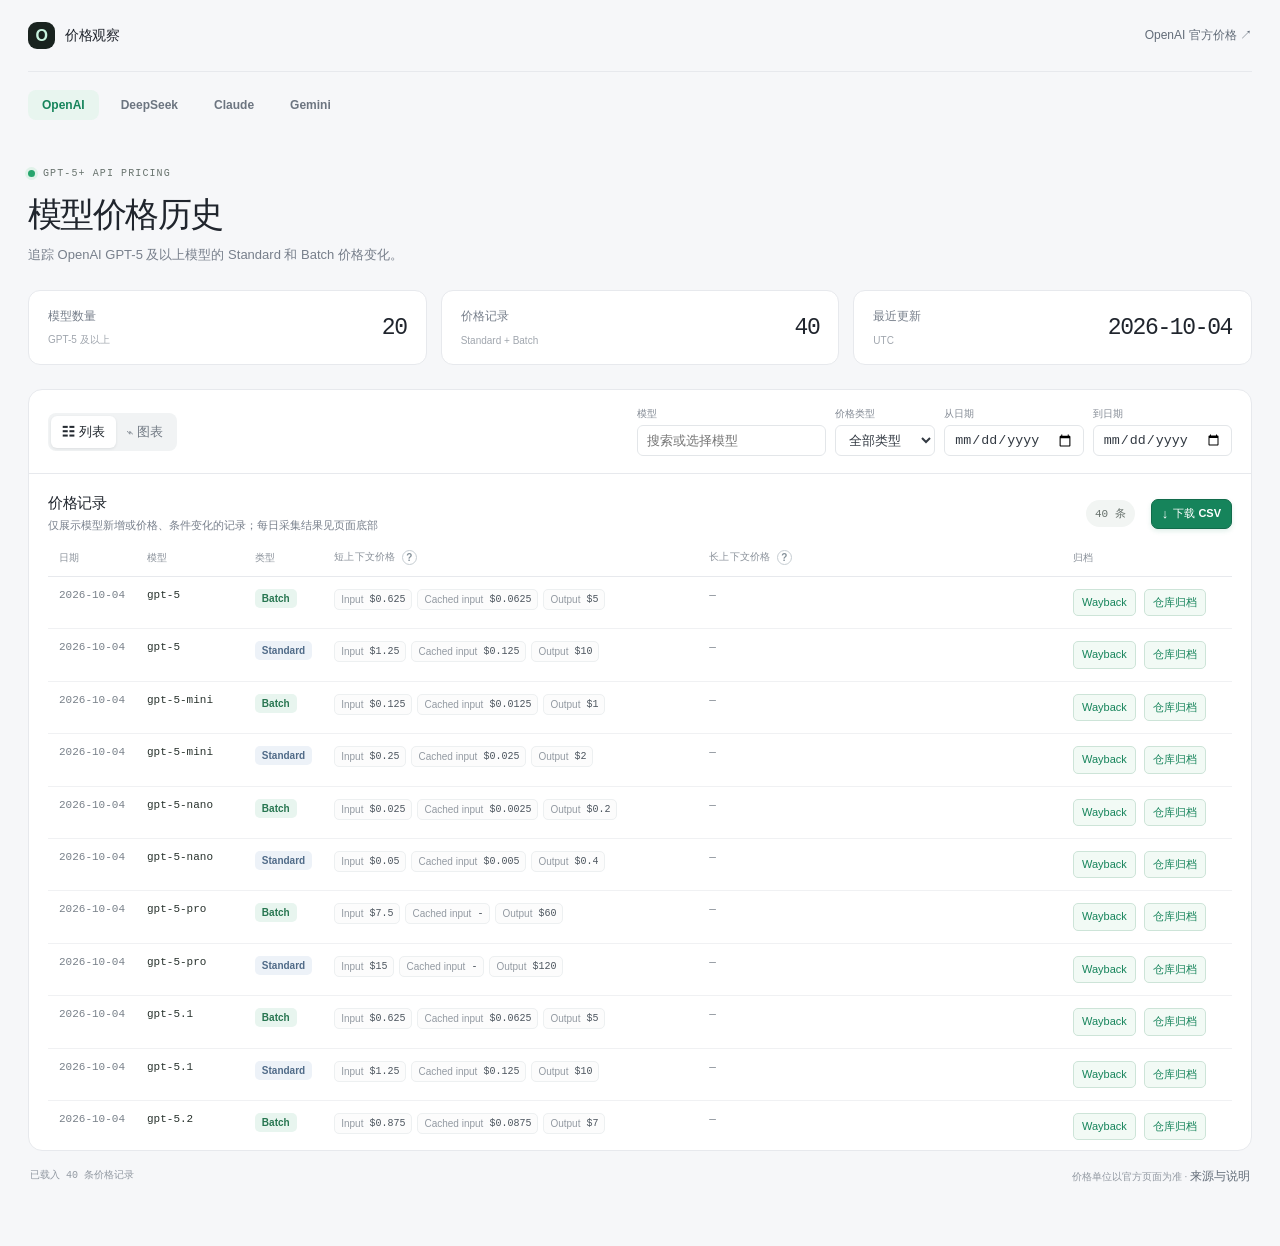
<file: index.html>
<!doctype html>
<html lang="zh-CN">
  <head>
    <meta charset="utf-8">
    <meta name="viewport" content="width=device-width, initial-scale=1">
    <meta name="theme-color" content="#f6f7f9">
    <meta name="description" content="OpenAI GPT-5 及以上模型 API 价格历史">
    <title>OpenAI API 价格历史</title>
    <link rel="stylesheet" href="styles.css?v=1e4b6ddc2e44">
    <script type="module" src="app.js?v=b722b9d6f1cf"></script>
  </head>
  <body>
    <main class="shell">
      <header class="topbar">
        <a class="brand" href="./" aria-label="OpenAI API 价格历史首页">
          <span class="brand-mark">O</span>
          <span>价格观察</span>
        </a>
        <a class="source-link" href="https://developers.openai.com/api/docs/pricing?latest-pricing=batch" target="_blank" rel="noreferrer">OpenAI 官方价格 ↗</a>
      </header>

      <nav class="provider-nav" aria-label="服务商">
        <a href="./" aria-current="page">OpenAI</a>
        <a href="deepseek/">DeepSeek</a>
        <a href="claude/">Claude</a>
        <a href="gemini/">Gemini</a>
      </nav>

      <section class="intro">
        <div class="eyebrow"><span class="live-dot"></span> GPT-5+ API PRICING</div>
        <h1>模型价格历史</h1>
        <p>追踪 OpenAI GPT-5 及以上模型的 Standard 和 Batch 价格变化。</p>
      </section>

      <section class="summary" aria-label="数据概览">
        <article class="summary-card"><span>模型数量</span><strong id="model-count">—</strong><small>GPT-5 及以上</small></article>
        <article class="summary-card"><span>价格记录</span><strong id="record-count">—</strong><small>Standard + Batch</small></article>
        <article class="summary-card"><span>最近更新</span><strong id="latest-date">—</strong><small>UTC</small></article>
      </section>

      <section class="workspace">
        <div class="toolbar">
          <div class="view-switch" role="tablist" aria-label="展示方式">
            <button class="view-button active" data-view="list" role="tab" aria-selected="true">☷ <span>列表</span></button>
            <button class="view-button" data-view="chart" role="tab" aria-selected="false">⌁ <span>图表</span></button>
          </div>
          <div class="filters">
            <div class="model-filter">
              <label for="model-filter">模型</label>
              <div id="model-picker" class="model-picker">
                <input id="model-filter" type="search" role="combobox" aria-autocomplete="list" aria-expanded="false" aria-controls="model-options" placeholder="搜索或选择模型" autocomplete="off">
                <div id="model-options" class="model-options" role="listbox" hidden></div>
              </div>
            </div>
            <label>价格类型<select id="mode-filter"><option value="all">全部类型</option><option>Standard</option><option>Batch</option></select></label>
            <label>从日期<input id="from-filter" type="date"></label>
            <label>到日期<input id="to-filter" type="date"></label>
          </div>
        </div>

        <div id="list-view" class="view-panel">
          <div class="panel-heading">
            <div><h2>价格记录</h2><p>仅展示模型新增或价格、条件变化的记录；每日采集结果见页面底部</p></div>
            <div class="panel-actions"><span id="visible-count" class="count-pill">0 条</span><span id="export-status" class="export-status" aria-live="polite"></span><button id="export-csv" class="export-button" type="button"><span aria-hidden="true">↓</span> 下载 CSV</button></div>
          </div>
          <div class="table-wrap">
            <table>
              <thead><tr><th>日期</th><th>模型</th><th>类型</th><th>短上下文价格 <button type="button" class="price-help" data-price-help aria-label="短上下文价格说明">?</button></th><th>长上下文价格 <button type="button" class="price-help" data-price-help aria-label="长上下文价格说明">?</button></th><th>归档</th></tr></thead>
              <tbody id="price-rows"><tr><td colspan="6" class="empty">正在读取价格历史…</td></tr></tbody>
            </table>
          </div>
        </div>

        <div id="chart-view" class="view-panel" hidden>
          <div class="panel-heading chart-heading">
            <div><h2>价格走势</h2><p>比较模型在所选价格类型和价格列下的每日变化</p></div>
            <label class="metric-select">价格列<select id="metric-filter"></select></label>
          </div>
          <div class="chart-wrap"><canvas id="price-chart" aria-label="模型价格历史折线图"></canvas></div>
          <div id="chart-legend" class="legend"></div>
          <p id="chart-empty" class="empty chart-empty" hidden>当前筛选条件没有可绘制的价格数据。</p>
        </div>
      </section>

      <footer><span id="status">正在载入数据…</span><span>价格单位以官方页面为准 · <a href="https://developers.openai.com/api/docs/pricing?latest-pricing=batch" target="_blank" rel="noreferrer">来源与说明</a></span></footer>
    </main>
  </body>
</html>
</file>
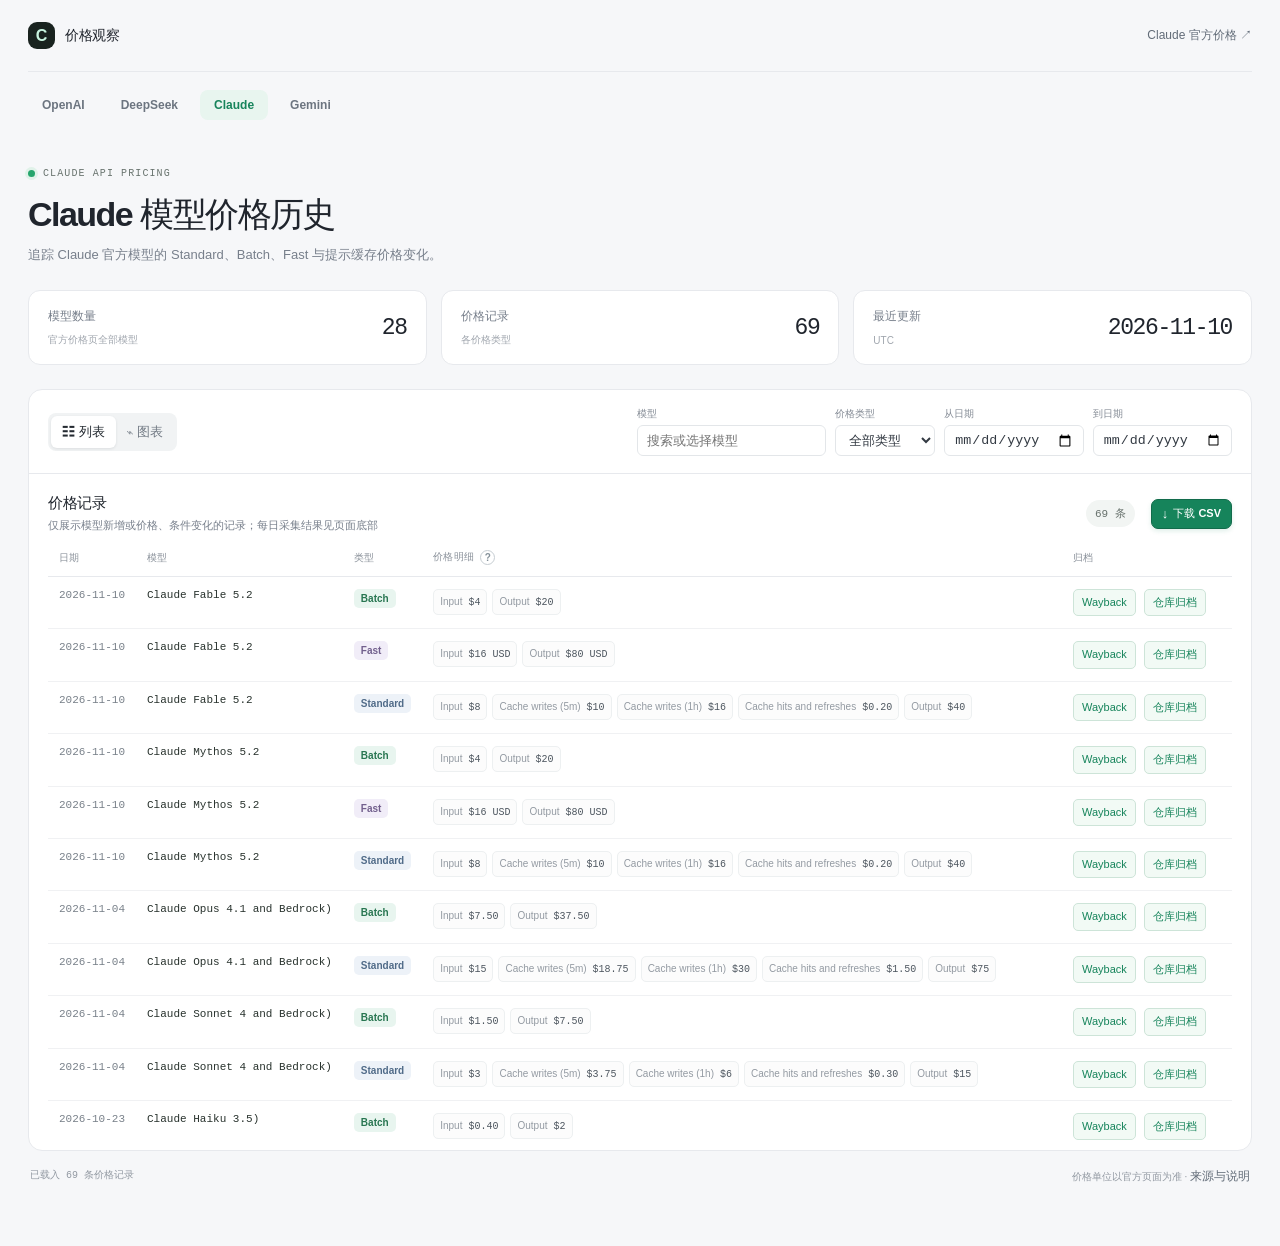
<file: claude/index.html>
<!doctype html>
<html lang="zh-CN">
  <head>
    <meta charset="utf-8">
    <meta name="viewport" content="width=device-width, initial-scale=1">
    <meta name="theme-color" content="#f6f7f9">
    <meta name="description" content="Claude API 价格历史">
    <title>Claude API 价格历史</title>
    <link rel="stylesheet" href="../styles.css?v=1e4b6ddc2e44">
    <script type="module" src="../app.js?v=b722b9d6f1cf"></script>
  </head>
  <body data-provider="claude">
    <main class="shell">
      <header class="topbar">
        <a class="brand" href="../" aria-label="Claude API 价格历史首页">
          <span class="brand-mark">C</span>
          <span>价格观察</span>
        </a>
        <a class="source-link" href="https://platform.claude.com/docs/en/about-claude/pricing" target="_blank" rel="noreferrer">Claude 官方价格 ↗</a>
      </header>

      <nav class="provider-nav" aria-label="服务商">
        <a href="../">OpenAI</a>
        <a href="../deepseek/">DeepSeek</a>
        <a href="../claude/" aria-current="page">Claude</a>
        <a href="../gemini/">Gemini</a>
      </nav>

      <section class="intro">
        <div class="eyebrow"><span class="live-dot"></span> CLAUDE API PRICING</div>
        <h1>Claude 模型价格历史</h1>
        <p>追踪 Claude 官方模型的 Standard、Batch、Fast 与提示缓存价格变化。</p>
      </section>

      <section class="summary" aria-label="数据概览">
        <article class="summary-card"><span>模型数量</span><strong id="model-count">—</strong><small>官方价格页全部模型</small></article>
        <article class="summary-card"><span>价格记录</span><strong id="record-count">—</strong><small>各价格类型</small></article>
        <article class="summary-card"><span>最近更新</span><strong id="latest-date">—</strong><small>UTC</small></article>
      </section>

      <section class="workspace">
        <div class="toolbar">
          <div class="view-switch" role="tablist" aria-label="展示方式">
            <button class="view-button active" data-view="list" role="tab" aria-selected="true">☷ <span>列表</span></button>
            <button class="view-button" data-view="chart" role="tab" aria-selected="false">⌁ <span>图表</span></button>
          </div>
          <div class="filters">
            <div class="model-filter">
              <label for="model-filter">模型</label>
              <div id="model-picker" class="model-picker">
                <input id="model-filter" type="search" role="combobox" aria-autocomplete="list" aria-expanded="false" aria-controls="model-options" placeholder="搜索或选择模型" autocomplete="off">
                <div id="model-options" class="model-options" role="listbox" hidden></div>
              </div>
            </div>
            <label>价格类型<select id="mode-filter"><option value="all">全部类型</option></select></label>
            <label>从日期<input id="from-filter" type="date"></label>
            <label>到日期<input id="to-filter" type="date"></label>
          </div>
        </div>

        <div id="list-view" class="view-panel">
          <div class="panel-heading">
            <div><h2>价格记录</h2><p>仅展示模型新增或价格、条件变化的记录；每日采集结果见页面底部</p></div>
            <div class="panel-actions"><span id="visible-count" class="count-pill">0 条</span><span id="export-status" class="export-status" aria-live="polite"></span><button id="export-csv" class="export-button" type="button"><span aria-hidden="true">↓</span> 下载 CSV</button></div>
          </div>
          <div class="table-wrap">
            <table>
              <thead><tr><th>日期</th><th>模型</th><th>类型</th><th>价格明细 <button type="button" class="price-help" data-price-help aria-label="价格说明">?</button></th><th>归档</th></tr></thead>
              <tbody id="price-rows"><tr><td colspan="5" class="empty">正在读取价格历史…</td></tr></tbody>
            </table>
          </div>
        </div>

        <div id="chart-view" class="view-panel" hidden>
          <div class="panel-heading chart-heading">
            <div><h2>价格走势</h2><p>比较单一数值的价格变化；多条件复合价格请查看列表明细</p></div>
            <label class="metric-select">价格列<select id="metric-filter"></select></label>
          </div>
          <div class="chart-wrap"><canvas id="price-chart" aria-label="模型价格历史折线图"></canvas></div>
          <div id="chart-legend" class="legend"></div>
          <p id="chart-empty" class="empty chart-empty" hidden>当前筛选条件没有可绘制的价格数据。</p>
        </div>
      </section>

      <footer><span id="status">正在载入数据…</span><span>价格单位以官方页面为准 · <a href="https://platform.claude.com/docs/en/about-claude/pricing" target="_blank" rel="noreferrer">来源与说明</a></span></footer>
    </main>
  </body>
</html>
</file>
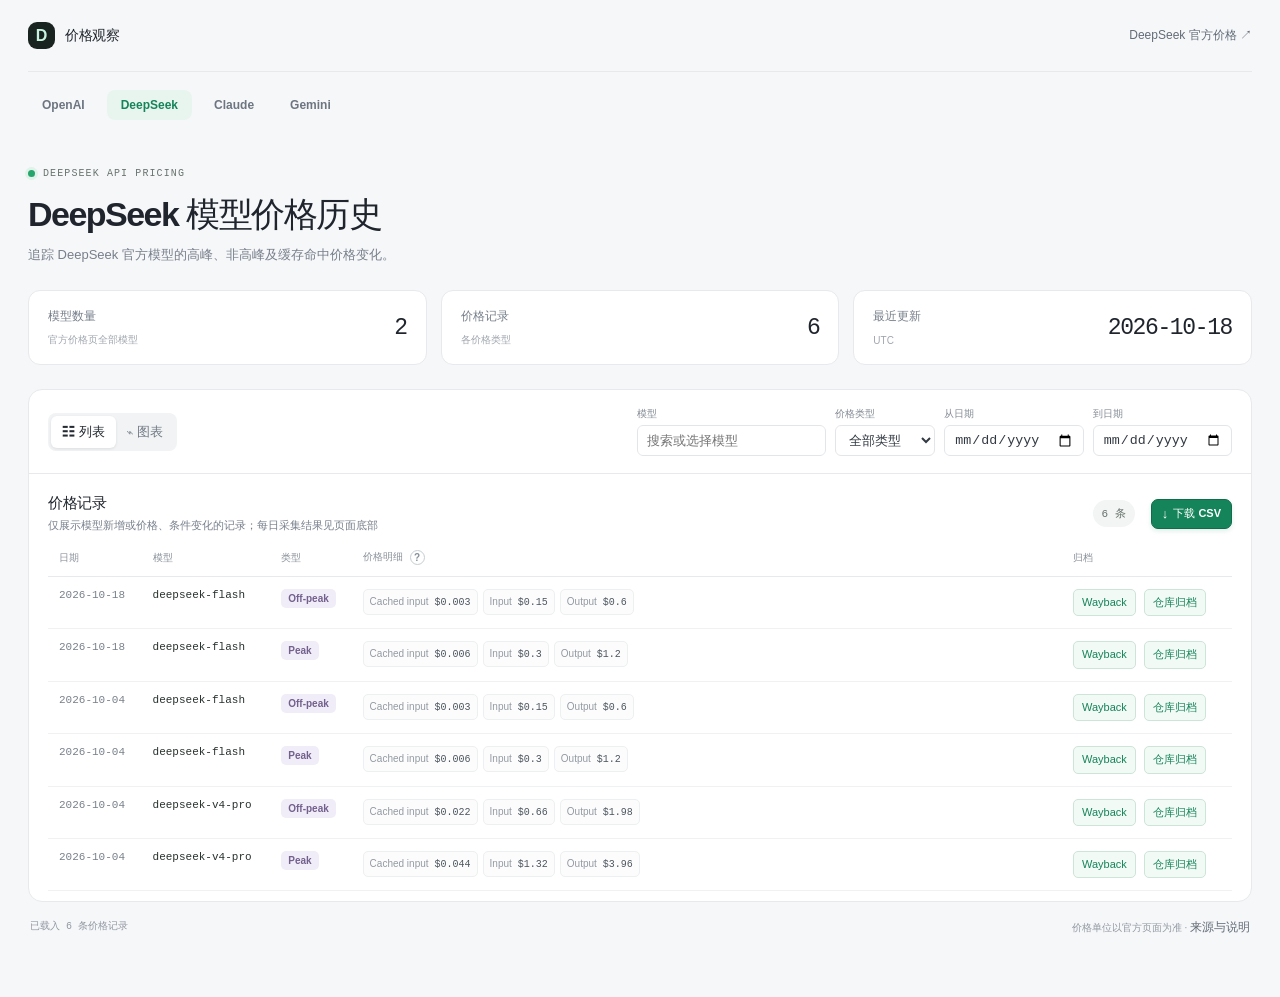
<file: deepseek/index.html>
<!doctype html>
<html lang="zh-CN">
  <head>
    <meta charset="utf-8">
    <meta name="viewport" content="width=device-width, initial-scale=1">
    <meta name="theme-color" content="#f6f7f9">
    <meta name="description" content="DeepSeek API 价格历史">
    <title>DeepSeek API 价格历史</title>
    <link rel="stylesheet" href="../styles.css?v=1e4b6ddc2e44">
    <script type="module" src="../app.js?v=b722b9d6f1cf"></script>
  </head>
  <body data-provider="deepseek">
    <main class="shell">
      <header class="topbar">
        <a class="brand" href="../" aria-label="DeepSeek API 价格历史首页">
          <span class="brand-mark">D</span>
          <span>价格观察</span>
        </a>
        <a class="source-link" href="https://api-docs.deepseek.com/quick_start/pricing" target="_blank" rel="noreferrer">DeepSeek 官方价格 ↗</a>
      </header>

      <nav class="provider-nav" aria-label="服务商">
        <a href="../">OpenAI</a>
        <a href="../deepseek/" aria-current="page">DeepSeek</a>
        <a href="../claude/">Claude</a>
        <a href="../gemini/">Gemini</a>
      </nav>

      <section class="intro">
        <div class="eyebrow"><span class="live-dot"></span> DEEPSEEK API PRICING</div>
        <h1>DeepSeek 模型价格历史</h1>
        <p>追踪 DeepSeek 官方模型的高峰、非高峰及缓存命中价格变化。</p>
      </section>

      <section class="summary" aria-label="数据概览">
        <article class="summary-card"><span>模型数量</span><strong id="model-count">—</strong><small>官方价格页全部模型</small></article>
        <article class="summary-card"><span>价格记录</span><strong id="record-count">—</strong><small>各价格类型</small></article>
        <article class="summary-card"><span>最近更新</span><strong id="latest-date">—</strong><small>UTC</small></article>
      </section>

      <section class="workspace">
        <div class="toolbar">
          <div class="view-switch" role="tablist" aria-label="展示方式">
            <button class="view-button active" data-view="list" role="tab" aria-selected="true">☷ <span>列表</span></button>
            <button class="view-button" data-view="chart" role="tab" aria-selected="false">⌁ <span>图表</span></button>
          </div>
          <div class="filters">
            <div class="model-filter">
              <label for="model-filter">模型</label>
              <div id="model-picker" class="model-picker">
                <input id="model-filter" type="search" role="combobox" aria-autocomplete="list" aria-expanded="false" aria-controls="model-options" placeholder="搜索或选择模型" autocomplete="off">
                <div id="model-options" class="model-options" role="listbox" hidden></div>
              </div>
            </div>
            <label>价格类型<select id="mode-filter"><option value="all">全部类型</option></select></label>
            <label>从日期<input id="from-filter" type="date"></label>
            <label>到日期<input id="to-filter" type="date"></label>
          </div>
        </div>

        <div id="list-view" class="view-panel">
          <div class="panel-heading">
            <div><h2>价格记录</h2><p>仅展示模型新增或价格、条件变化的记录；每日采集结果见页面底部</p></div>
            <div class="panel-actions"><span id="visible-count" class="count-pill">0 条</span><span id="export-status" class="export-status" aria-live="polite"></span><button id="export-csv" class="export-button" type="button"><span aria-hidden="true">↓</span> 下载 CSV</button></div>
          </div>
          <div class="table-wrap">
            <table>
              <thead><tr><th>日期</th><th>模型</th><th>类型</th><th>价格明细 <button type="button" class="price-help" data-price-help aria-label="价格说明">?</button></th><th>归档</th></tr></thead>
              <tbody id="price-rows"><tr><td colspan="5" class="empty">正在读取价格历史…</td></tr></tbody>
            </table>
          </div>
        </div>

        <div id="chart-view" class="view-panel" hidden>
          <div class="panel-heading chart-heading">
            <div><h2>价格走势</h2><p>比较单一数值的价格变化；多条件复合价格请查看列表明细</p></div>
            <label class="metric-select">价格列<select id="metric-filter"></select></label>
          </div>
          <div class="chart-wrap"><canvas id="price-chart" aria-label="模型价格历史折线图"></canvas></div>
          <div id="chart-legend" class="legend"></div>
          <p id="chart-empty" class="empty chart-empty" hidden>当前筛选条件没有可绘制的价格数据。</p>
        </div>
      </section>

      <footer><span id="status">正在载入数据…</span><span>价格单位以官方页面为准 · <a href="https://api-docs.deepseek.com/quick_start/pricing" target="_blank" rel="noreferrer">来源与说明</a></span></footer>
    </main>
  </body>
</html>
</file>
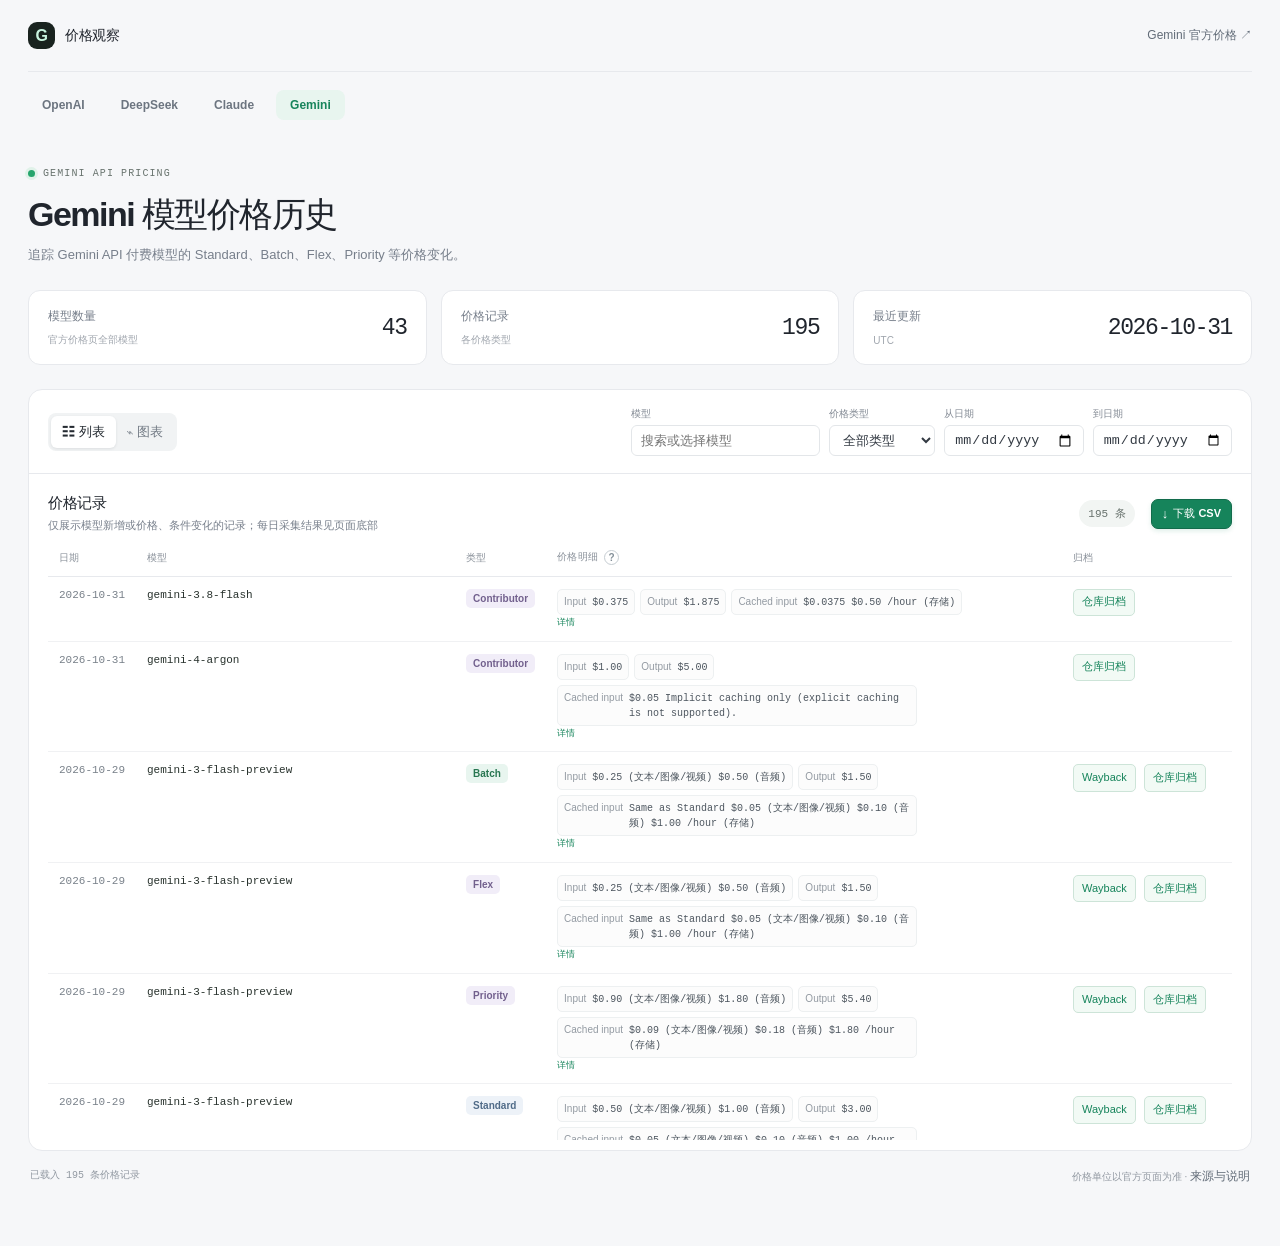
<file: gemini/index.html>
<!doctype html>
<html lang="zh-CN">
  <head>
    <meta charset="utf-8">
    <meta name="viewport" content="width=device-width, initial-scale=1">
    <meta name="theme-color" content="#f6f7f9">
    <meta name="description" content="Gemini API 价格历史">
    <title>Gemini API 价格历史</title>
    <link rel="stylesheet" href="../styles.css?v=1e4b6ddc2e44">
    <script type="module" src="../app.js?v=b722b9d6f1cf"></script>
  </head>
  <body data-provider="gemini">
    <main class="shell">
      <header class="topbar">
        <a class="brand" href="../" aria-label="Gemini API 价格历史首页">
          <span class="brand-mark">G</span>
          <span>价格观察</span>
        </a>
        <a class="source-link" href="https://ai.google.dev/gemini-api/docs/pricing?hl=zh-cn" target="_blank" rel="noreferrer">Gemini 官方价格 ↗</a>
      </header>

      <nav class="provider-nav" aria-label="服务商">
        <a href="../">OpenAI</a>
        <a href="../deepseek/">DeepSeek</a>
        <a href="../claude/">Claude</a>
        <a href="../gemini/" aria-current="page">Gemini</a>
      </nav>

      <section class="intro">
        <div class="eyebrow"><span class="live-dot"></span> GEMINI API PRICING</div>
        <h1>Gemini 模型价格历史</h1>
        <p>追踪 Gemini API 付费模型的 Standard、Batch、Flex、Priority 等价格变化。</p>
      </section>

      <section class="summary" aria-label="数据概览">
        <article class="summary-card"><span>模型数量</span><strong id="model-count">—</strong><small>官方价格页全部模型</small></article>
        <article class="summary-card"><span>价格记录</span><strong id="record-count">—</strong><small>各价格类型</small></article>
        <article class="summary-card"><span>最近更新</span><strong id="latest-date">—</strong><small>UTC</small></article>
      </section>

      <section class="workspace">
        <div class="toolbar">
          <div class="view-switch" role="tablist" aria-label="展示方式">
            <button class="view-button active" data-view="list" role="tab" aria-selected="true">☷ <span>列表</span></button>
            <button class="view-button" data-view="chart" role="tab" aria-selected="false">⌁ <span>图表</span></button>
          </div>
          <div class="filters">
            <div class="model-filter">
              <label for="model-filter">模型</label>
              <div id="model-picker" class="model-picker">
                <input id="model-filter" type="search" role="combobox" aria-autocomplete="list" aria-expanded="false" aria-controls="model-options" placeholder="搜索或选择模型" autocomplete="off">
                <div id="model-options" class="model-options" role="listbox" hidden></div>
              </div>
            </div>
            <label>价格类型<select id="mode-filter"><option value="all">全部类型</option></select></label>
            <label>从日期<input id="from-filter" type="date"></label>
            <label>到日期<input id="to-filter" type="date"></label>
          </div>
        </div>

        <div id="list-view" class="view-panel">
          <div class="panel-heading">
            <div><h2>价格记录</h2><p>仅展示模型新增或价格、条件变化的记录；每日采集结果见页面底部</p></div>
            <div class="panel-actions"><span id="visible-count" class="count-pill">0 条</span><span id="export-status" class="export-status" aria-live="polite"></span><button id="export-csv" class="export-button" type="button"><span aria-hidden="true">↓</span> 下载 CSV</button></div>
          </div>
          <div class="table-wrap">
            <table>
              <thead><tr><th>日期</th><th>模型</th><th>类型</th><th>价格明细 <button type="button" class="price-help" data-price-help aria-label="价格说明">?</button></th><th>归档</th></tr></thead>
              <tbody id="price-rows"><tr><td colspan="5" class="empty">正在读取价格历史…</td></tr></tbody>
            </table>
          </div>
        </div>

        <div id="chart-view" class="view-panel" hidden>
          <div class="panel-heading chart-heading">
            <div><h2>价格走势</h2><p>比较单一数值的价格变化；多条件复合价格请查看列表明细</p></div>
            <label class="metric-select">价格列<select id="metric-filter"></select></label>
          </div>
          <div class="chart-wrap"><canvas id="price-chart" aria-label="模型价格历史折线图"></canvas></div>
          <div id="chart-legend" class="legend"></div>
          <p id="chart-empty" class="empty chart-empty" hidden>当前筛选条件没有可绘制的价格数据。</p>
        </div>
      </section>

      <footer><span id="status">正在载入数据…</span><span>价格单位以官方页面为准 · <a href="https://ai.google.dev/gemini-api/docs/pricing?hl=zh-cn" target="_blank" rel="noreferrer">来源与说明</a></span></footer>
    </main>
  </body>
</html>
</file>
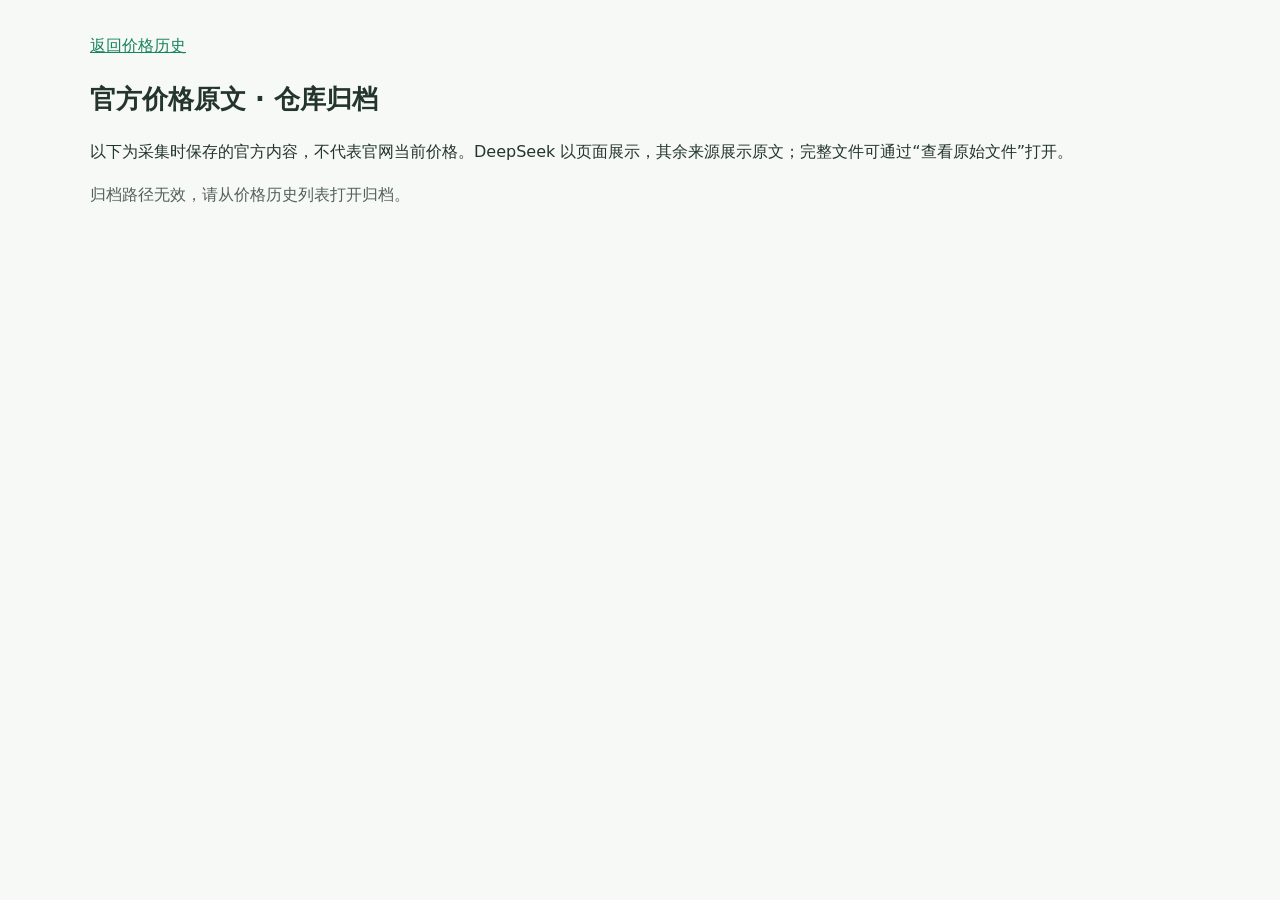
<file: archive.html>
<!doctype html>
<html lang="zh-CN">
<head>
  <meta charset="utf-8">
  <meta name="viewport" content="width=device-width, initial-scale=1">
  <title>官方价格原文 · 仓库归档</title>
  <style>
    body{max-width:1100px;margin:32px auto;padding:0 20px;color:#24352d;background:#f7f9f6;font:16px/1.7 system-ui,sans-serif}
    a{color:#17855d}h1{font-size:26px}#metadata{white-space:pre-wrap;color:#526258}pre{white-space:pre-wrap;overflow-wrap:anywhere;background:white;border:1px solid #dce5dd;border-radius:12px;padding:24px;font:14px/1.7 ui-monospace,monospace}nav{display:flex;gap:24px;flex-wrap:wrap}
  </style>
</head>
<body>
  <nav><a id="back" href="./">返回价格历史</a><a id="official" hidden target="_blank" rel="noopener noreferrer">官方来源</a><a id="raw" hidden>查看原始文件</a><a id="download" hidden download>下载离线 ZIP</a></nav>
  <h1>官方价格原文 · 仓库归档</h1>
  <p>以下为采集时保存的官方内容，不代表官网当前价格。DeepSeek 以页面展示，其余来源展示原文；完整文件可通过“查看原始文件”打开。</p>
  <p id="metadata" role="status">正在加载归档…</p>
  <pre id="source" hidden></pre>
  <iframe id="preview" title="DeepSeek 历史价格页面" sandbox referrerpolicy="no-referrer" hidden style="width:100%;height:80vh;border:1px solid #dce5dd;border-radius:12px;background:white"></iframe>
  <script type="module" src="archive.js?v=a1bfadd4849a"></script>
</body>
</html>
</file>
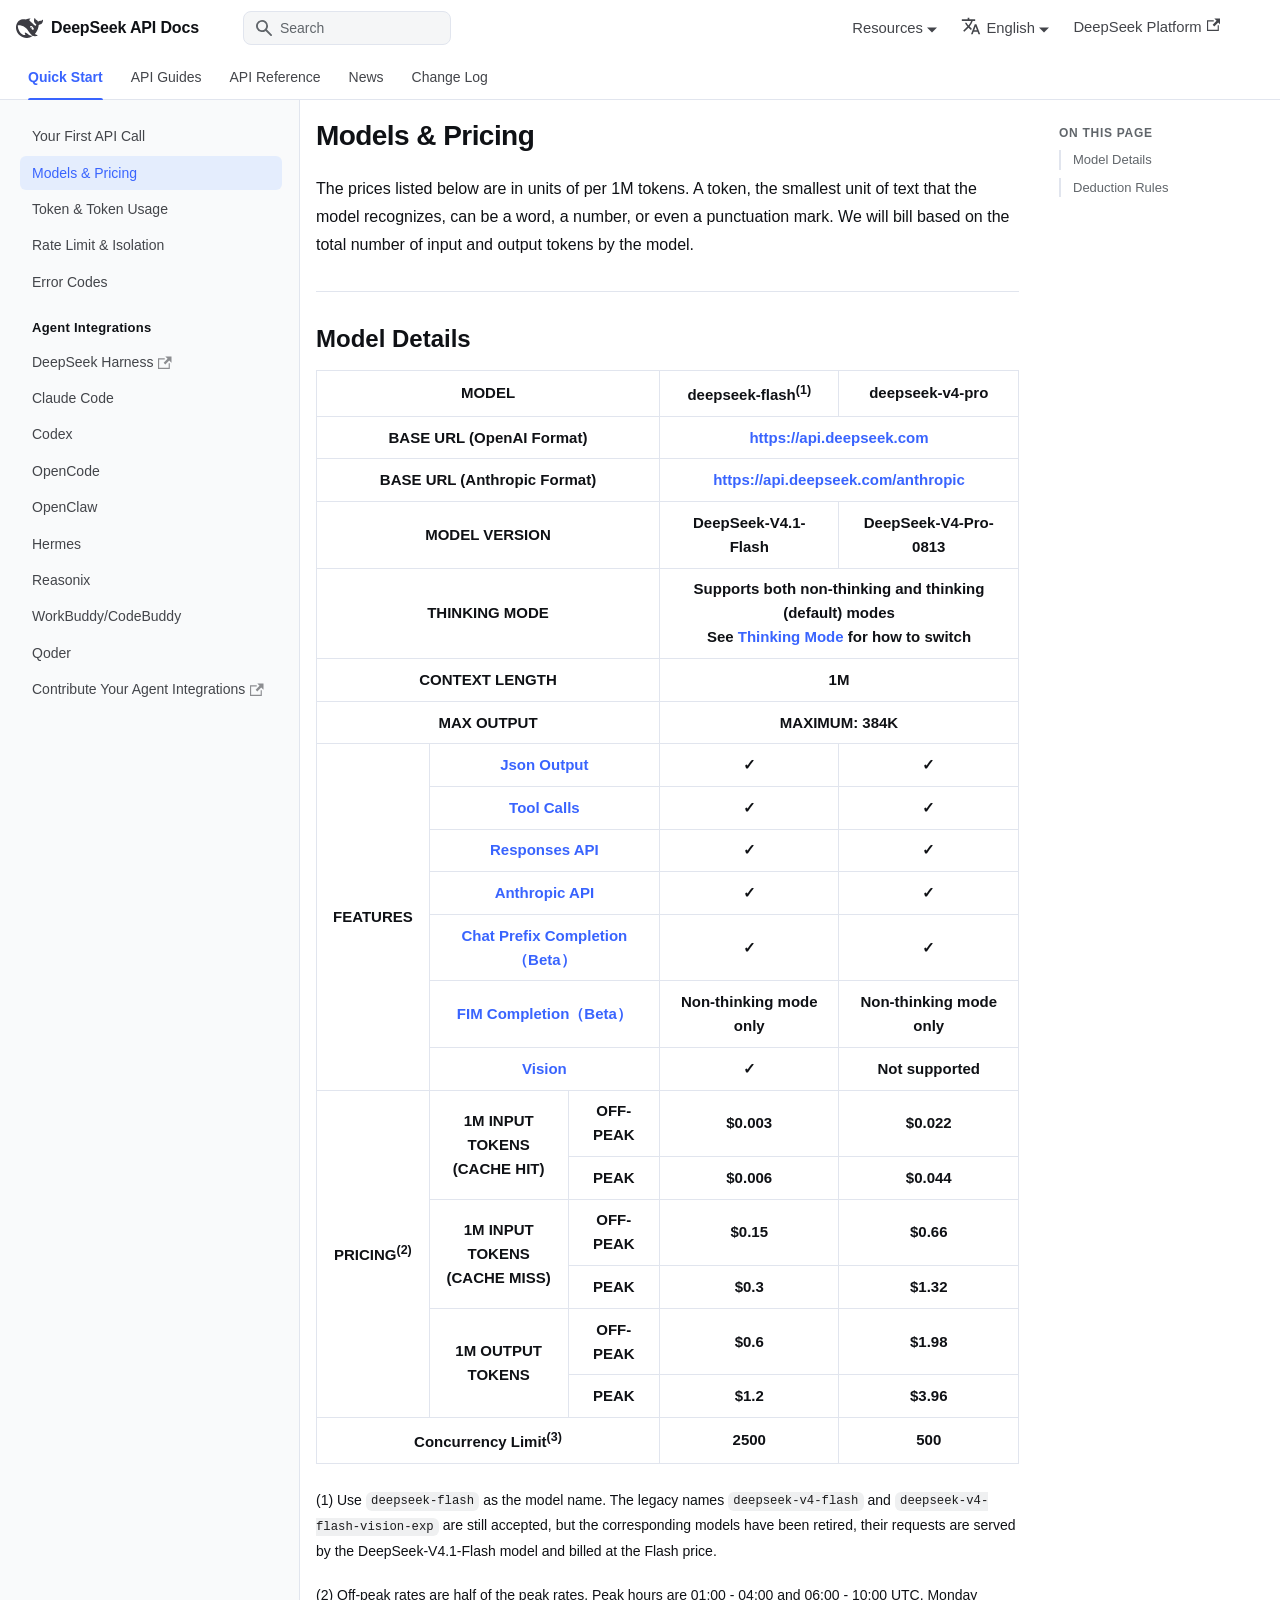
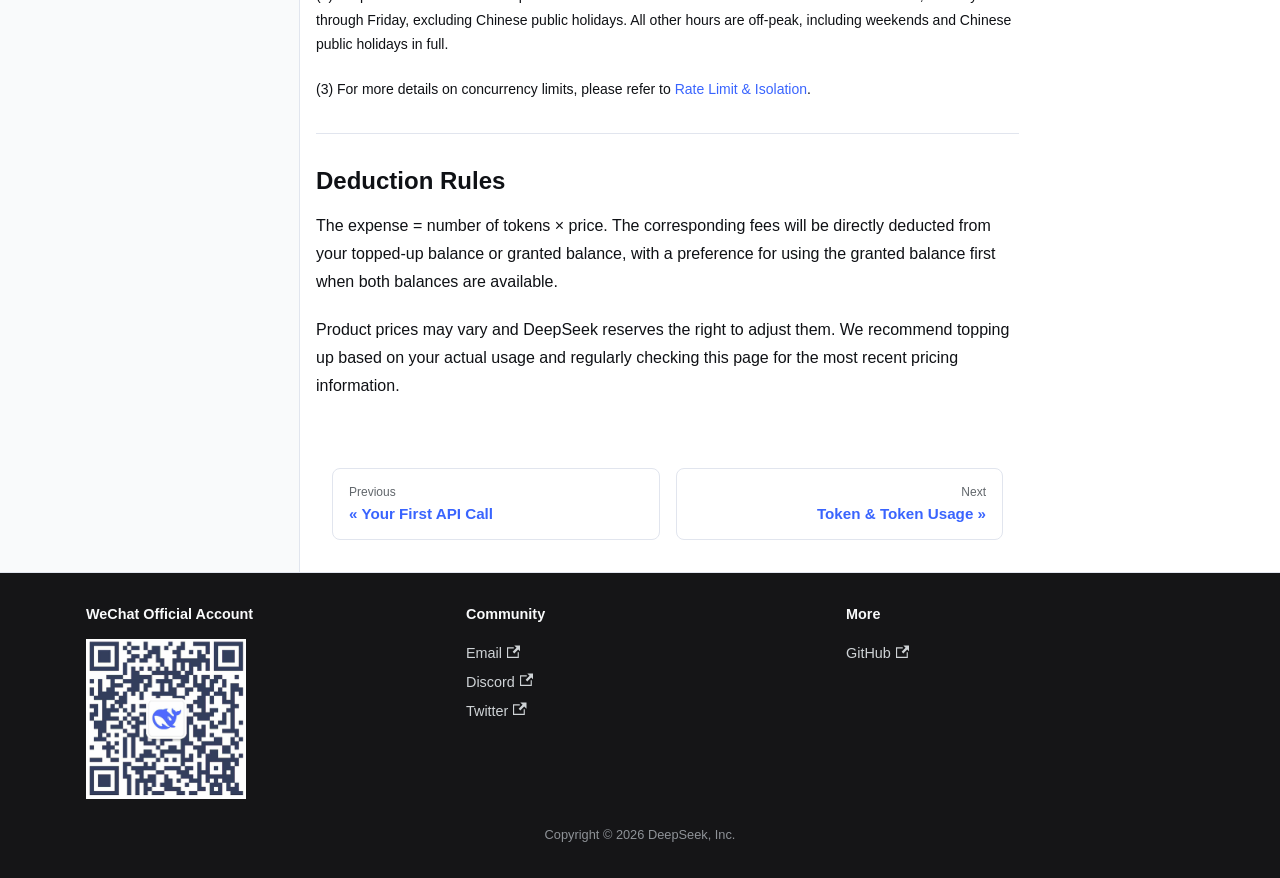
<file: data/deepseek/offline/2026-10-04T01-07-46.504Z.html>
<!doctype html>
<html lang="en" dir="ltr" class="docs-wrapper plugin-docs plugin-id-default docs-version-current docs-doc-page docs-doc-id-quick_start/pricing" data-has-hydrated="false" data-theme="light">
<head><meta http-equiv="Content-Security-Policy" content="default-src 'none'; style-src 'unsafe-inline' data:; img-src data:; font-src data:; media-src data:; form-action 'none'; base-uri 'none'"><style>button{display:none!important}html{color-scheme:light}</style>
<meta charset="UTF-8">
<meta name="generator" content="Docusaurus v3.1.0">
<title data-rh="true">Models &amp; Pricing | DeepSeek API Docs</title><meta data-rh="true" name="viewport" content="width=device-width,initial-scale=1"><meta data-rh="true" name="twitter:card" content="summary_large_image"><meta data-rh="true" property="og:image" content="https://api-docs.deepseek.com/img/deepseek-social-card.jpeg"><meta data-rh="true" name="twitter:image" content="https://api-docs.deepseek.com/img/deepseek-social-card.jpeg"><meta data-rh="true" property="og:url" content="https://api-docs.deepseek.com/quick_start/pricing"><meta data-rh="true" property="og:locale" content="en"><meta data-rh="true" property="og:locale:alternate" content="zh_cn"><meta data-rh="true" name="docusaurus_locale" content="en"><meta data-rh="true" name="docsearch:language" content="en"><meta data-rh="true" name="docusaurus_version" content="current"><meta data-rh="true" name="docusaurus_tag" content="docs-default-current"><meta data-rh="true" name="docsearch:version" content="current"><meta data-rh="true" name="docsearch:docusaurus_tag" content="docs-default-current"><meta data-rh="true" property="og:title" content="Models &amp; Pricing | DeepSeek API Docs"><meta data-rh="true" name="description" content="The prices listed below are in units of per 1M tokens. A token, the smallest unit of text that the model recognizes, can be a word, a number, or even a punctuation mark. We will bill based on the total number of input and output tokens by the model."><meta data-rh="true" property="og:description" content="The prices listed below are in units of per 1M tokens. A token, the smallest unit of text that the model recognizes, can be a word, a number, or even a punctuation mark. We will bill based on the total number of input and output tokens by the model."><link data-rh="true" rel="icon" href="[data-uri]"><link rel="stylesheet" href="[data-uri]">


<meta name="keywords" content="pricing"></head>
<body class="navigation-with-keyboard">
<div id="__docusaurus"><div role="region" aria-label="Skip to main content"><a class="skipToContent_xSgN" href="#__docusaurus_skipToContent_fallback">Skip to main content</a></div><nav aria-label="Main" class="navbar navbar--fixed-top"><div class="navbar__inner ds-navbar-row"><div class="navbar__items"><button aria-label="Toggle navigation bar" aria-expanded="false" class="navbar__toggle clean-btn" type="button"><svg width="30" height="30" viewbox="0 0 30 30" aria-hidden="true"><path stroke="currentColor" stroke-linecap="round" stroke-miterlimit="10" stroke-width="2" d="M4 7h22M4 15h22M4 23h22"></path></svg></button><a class="navbar__brand" href="https://api-docs.deepseek.com/"><div class="navbar__logo"><img src="[data-uri]" alt="DeepSeek API Docs Logo" class="themedComponent_EBr5 themedComponent--light_FDat" height="20" width="27"><img src="[data-uri]" alt="DeepSeek API Docs Logo" class="themedComponent_EBr5 themedComponent--dark_NU8c" height="20" width="27"></div><b class="navbar__title text--truncate">DeepSeek API Docs</b></a><div class="ds-navbar-search navbarSearchContainer_uDFu"><div class="navbar__search searchBarContainer_elP9" dir="ltr"><input placeholder="Search" aria-label="Search" class="navbar__search-input searchInput_PL9E"><div class="loadingRing_e0eg searchBarLoadingRing_gRG_"><div></div><div></div><div></div><div></div></div></div></div></div><div class="navbar__items navbar__items--right"><div class="navbar__item dropdown dropdown--hoverable dropdown--right"><a href="#" aria-haspopup="true" aria-expanded="false" role="button" class="navbar__link">Resources</a><ul class="dropdown__menu"><li><a href="https://github.com/deepseek-ai/awesome-deepseek-integration/tree/main" target="_blank" rel="noopener noreferrer" class="dropdown__link">Integrations<svg width="12" height="12" aria-hidden="true" viewbox="0 0 24 24" class="iconExternalLink_YH95"><path fill="currentColor" d="M21 13v10h-21v-19h12v2h-10v15h17v-8h2zm3-12h-10.988l4.035 4-6.977 7.07 2.828 2.828 6.977-7.07 4.125 4.172v-11z"></path></svg></a></li><li><a href="https://status.deepseek.com/" target="_blank" rel="noopener noreferrer" class="dropdown__link">API Status<svg width="12" height="12" aria-hidden="true" viewbox="0 0 24 24" class="iconExternalLink_YH95"><path fill="currentColor" d="M21 13v10h-21v-19h12v2h-10v15h17v-8h2zm3-12h-10.988l4.035 4-6.977 7.07 2.828 2.828 6.977-7.07 4.125 4.172v-11z"></path></svg></a></li><li><a href="https://static.deepseek.com/faq/index.html?lang=en#/category/4" target="_blank" rel="noopener noreferrer" class="dropdown__link">FAQ<svg width="12" height="12" aria-hidden="true" viewbox="0 0 24 24" class="iconExternalLink_YH95"><path fill="currentColor" d="M21 13v10h-21v-19h12v2h-10v15h17v-8h2zm3-12h-10.988l4.035 4-6.977 7.07 2.828 2.828 6.977-7.07 4.125 4.172v-11z"></path></svg></a></li></ul></div><div class="navbar__item dropdown dropdown--hoverable dropdown--right"><a href="#" aria-haspopup="true" aria-expanded="false" role="button" class="navbar__link"><svg viewbox="0 0 24 24" width="20" height="20" aria-hidden="true" class="iconLanguage_B6X1"><path fill="currentColor" d="M12.87 15.07l-2.54-2.51.03-.03c1.74-1.94 2.98-4.17 3.71-6.53H17V4h-7V2H8v2H1v1.99h11.17C11.5 7.92 10.44 9.75 9 11.35 8.07 10.32 7.3 9.19 6.69 8h-2c.73 1.63 1.73 3.17 2.98 4.56l-5.09 5.02L4 19l5-5 3.11 3.11.76-2.04zM18.5 10h-2L12 22h2l1.12-3h4.75L21 22h2l-4.5-12zm-2.62 7l1.62-4.33L19.12 17h-3.24z"></path></svg>English</a><ul class="dropdown__menu"><li><a href="https://api-docs.deepseek.com/quick_start/pricing" target="_self" rel="noopener noreferrer" class="dropdown__link dropdown__link--active" lang="en">English</a></li><li><a href="https://api-docs.deepseek.com/zh-cn/quick_start/pricing" target="_self" rel="noopener noreferrer" class="dropdown__link" lang="zh-cn">中文（中国）</a></li></ul></div><a href="https://platform.deepseek.com/" target="_blank" rel="noopener noreferrer" class="navbar__item navbar__link">DeepSeek Platform<svg width="13.5" height="13.5" aria-hidden="true" viewbox="0 0 24 24" class="iconExternalLink_YH95"><path fill="currentColor" d="M21 13v10h-21v-19h12v2h-10v15h17v-8h2zm3-12h-10.988l4.035 4-6.977 7.07 2.828 2.828 6.977-7.07 4.125 4.172v-11z"></path></svg></a><a href="https://api-docs.deepseek.com/zh-cn/quick_start/pricing" target="_self" rel="noopener noreferrer" class="clean-btn ds-locale-toggle" title="中文（中国）" aria-label="Switch to 中文（中国）"><svg viewbox="0 0 24 24" width="20" height="20" aria-hidden="true"><path fill="currentColor" d="M12.87 15.07l-2.54-2.51.03-.03c1.74-1.94 2.98-4.17 3.71-6.53H17V4h-7V2H8v2H1v1.99h11.17C11.5 7.92 10.44 9.75 9 11.35 8.07 10.32 7.3 9.19 6.69 8h-2c.73 1.63 1.73 3.17 2.98 4.56l-5.09 5.02L4 19l5-5 3.11 3.11.76-2.04zM18.5 10h-2L12 22h2l1.12-3h4.75L21 22h2l-4.5-12zm-2.62 7l1.62-4.33L19.12 17h-3.24z"></path></svg><span>中</span></a><div class="toggle_SQQt colorModeToggle_x44X"><button class="clean-btn toggleButton_Z4XR toggleButtonDisabled_lK4M" type="button" disabled="" title="Switch between dark and light mode (currently light mode)" aria-label="Switch between dark and light mode (currently light mode)" aria-live="polite"><svg viewbox="0 0 24 24" width="24" height="24" class="lightToggleIcon_JCQN"><path fill="currentColor" d="M12,9c1.65,0,3,1.35,3,3s-1.35,3-3,3s-3-1.35-3-3S10.35,9,12,9 M12,7c-2.76,0-5,2.24-5,5s2.24,5,5,5s5-2.24,5-5 S14.76,7,12,7L12,7z M2,13l2,0c0.55,0,1-0.45,1-1s-0.45-1-1-1l-2,0c-0.55,0-1,0.45-1,1S1.45,13,2,13z M20,13l2,0c0.55,0,1-0.45,1-1 s-0.45-1-1-1l-2,0c-0.55,0-1,0.45-1,1S19.45,13,20,13z M11,2v2c0,0.55,0.45,1,1,1s1-0.45,1-1V2c0-0.55-0.45-1-1-1S11,1.45,11,2z M11,20v2c0,0.55,0.45,1,1,1s1-0.45,1-1v-2c0-0.55-0.45-1-1-1C11.45,19,11,19.45,11,20z M5.99,4.58c-0.39-0.39-1.03-0.39-1.41,0 c-0.39,0.39-0.39,1.03,0,1.41l1.06,1.06c0.39,0.39,1.03,0.39,1.41,0s0.39-1.03,0-1.41L5.99,4.58z M18.36,16.95 c-0.39-0.39-1.03-0.39-1.41,0c-0.39,0.39-0.39,1.03,0,1.41l1.06,1.06c0.39,0.39,1.03,0.39,1.41,0c0.39-0.39,0.39-1.03,0-1.41 L18.36,16.95z M19.42,5.99c0.39-0.39,0.39-1.03,0-1.41c-0.39-0.39-1.03-0.39-1.41,0l-1.06,1.06c-0.39,0.39-0.39,1.03,0,1.41 s1.03,0.39,1.41,0L19.42,5.99z M7.05,18.36c0.39-0.39,0.39-1.03,0-1.41c-0.39-0.39-1.03-0.39-1.41,0l-1.06,1.06 c-0.39,0.39-0.39,1.03,0,1.41s1.03,0.39,1.41,0L7.05,18.36z"></path></svg><svg viewbox="0 0 24 24" width="24" height="24" class="darkToggleIcon_R3EN"><path fill="currentColor" d="M9.37,5.51C9.19,6.15,9.1,6.82,9.1,7.5c0,4.08,3.32,7.4,7.4,7.4c0.68,0,1.35-0.09,1.99-0.27C17.45,17.19,14.93,19,12,19 c-3.86,0-7-3.14-7-7C5,9.07,6.81,6.55,9.37,5.51z M12,3c-4.97,0-9,4.03-9,9s4.03,9,9,9s9-4.03,9-9c0-0.46-0.04-0.92-0.1-1.36 c-0.98,1.37-2.58,2.26-4.4,2.26c-2.98,0-5.4-2.42-5.4-5.4c0-1.81,0.89-3.42,2.26-4.4C12.92,3.04,12.46,3,12,3L12,3z"></path></svg></button></div></div></div><div class="navbar__inner ds-section-tabs"><div class="navbar__items"><a aria-current="page" class="navbar__item navbar__link ds-section-tab navbar__link--active" href="https://api-docs.deepseek.com/">Quick Start</a><a class="navbar__item navbar__link ds-section-tab" href="https://api-docs.deepseek.com/guides/vision">API Guides</a><a class="navbar__item navbar__link ds-section-tab" href="https://api-docs.deepseek.com/api/create-chat-completion">API Reference</a><a class="navbar__item navbar__link ds-section-tab" href="https://api-docs.deepseek.com/news/news260910">News</a><a class="navbar__item navbar__link ds-section-tab" href="https://api-docs.deepseek.com/updates">Change Log</a></div></div><div role="presentation" class="navbar-sidebar__backdrop"></div></nav><div id="__docusaurus_skipToContent_fallback" class="main-wrapper mainWrapper_O4_m"><div class="docsWrapper_mcSy"><button aria-label="Scroll back to top" class="clean-btn theme-back-to-top-button backToTopButton_XdUj" type="button"></button><div class="docRoot_Dr47"><aside class="theme-doc-sidebar-container docSidebarContainer_baRN"><div class="sidebarViewport_VhFV"><div class="sidebar_pcuX"><nav aria-label="Docs sidebar" class="menu thin-scrollbar menu_r8D2"><ul class="theme-doc-sidebar-menu menu__list"><li class="theme-doc-sidebar-item-link theme-doc-sidebar-item-link-level-1 menu__list-item"><a class="menu__link" href="https://api-docs.deepseek.com/">Your First API Call</a></li><li class="theme-doc-sidebar-item-link theme-doc-sidebar-item-link-level-1 menu__list-item"><a class="menu__link menu__link--active" aria-current="page" href="https://api-docs.deepseek.com/quick_start/pricing">Models &amp; Pricing</a></li><li class="theme-doc-sidebar-item-link theme-doc-sidebar-item-link-level-1 menu__list-item"><a class="menu__link" href="https://api-docs.deepseek.com/quick_start/token_usage">Token &amp; Token Usage</a></li><li class="theme-doc-sidebar-item-link theme-doc-sidebar-item-link-level-1 menu__list-item"><a class="menu__link" href="https://api-docs.deepseek.com/quick_start/rate_limit">Rate Limit &amp; Isolation</a></li><li class="theme-doc-sidebar-item-link theme-doc-sidebar-item-link-level-1 menu__list-item"><a class="menu__link" href="https://api-docs.deepseek.com/quick_start/error_codes">Error Codes</a></li><li class="theme-doc-sidebar-item-category theme-doc-sidebar-item-category-level-1 menu__list-item"><div class="menu__list-item-collapsible"><a class="menu__link">Agent Integrations</a></div><ul style="display:block;overflow:visible;height:auto" class="menu__list"><li class="theme-doc-sidebar-item-link theme-doc-sidebar-item-link-level-2 menu__list-item"><a href="https://deepseek-harness.github.io/deepseek-harness/en/guide/quickstart" target="_blank" rel="noopener noreferrer" class="menu__link menuExternalLink_kqFC" tabindex="0">DeepSeek Harness<svg width="13.5" height="13.5" aria-hidden="true" viewbox="0 0 24 24" class="iconExternalLink_YH95"><path fill="currentColor" d="M21 13v10h-21v-19h12v2h-10v15h17v-8h2zm3-12h-10.988l4.035 4-6.977 7.07 2.828 2.828 6.977-7.07 4.125 4.172v-11z"></path></svg></a></li><li class="theme-doc-sidebar-item-link theme-doc-sidebar-item-link-level-2 menu__list-item"><a class="menu__link" tabindex="0" href="https://api-docs.deepseek.com/quick_start/agent_integrations/claude_code">Claude Code</a></li><li class="theme-doc-sidebar-item-link theme-doc-sidebar-item-link-level-2 menu__list-item"><a class="menu__link" tabindex="0" href="https://api-docs.deepseek.com/quick_start/agent_integrations/codex">Codex</a></li><li class="theme-doc-sidebar-item-link theme-doc-sidebar-item-link-level-2 menu__list-item"><a class="menu__link" tabindex="0" href="https://api-docs.deepseek.com/quick_start/agent_integrations/opencode">OpenCode</a></li><li class="theme-doc-sidebar-item-link theme-doc-sidebar-item-link-level-2 menu__list-item"><a class="menu__link" tabindex="0" href="https://api-docs.deepseek.com/quick_start/agent_integrations/openclaw">OpenClaw</a></li><li class="theme-doc-sidebar-item-link theme-doc-sidebar-item-link-level-2 menu__list-item"><a class="menu__link" tabindex="0" href="https://api-docs.deepseek.com/quick_start/agent_integrations/hermes">Hermes</a></li><li class="theme-doc-sidebar-item-link theme-doc-sidebar-item-link-level-2 menu__list-item"><a class="menu__link" tabindex="0" href="https://api-docs.deepseek.com/quick_start/agent_integrations/reasonix">Reasonix</a></li><li class="theme-doc-sidebar-item-link theme-doc-sidebar-item-link-level-2 menu__list-item"><a class="menu__link" tabindex="0" href="https://api-docs.deepseek.com/quick_start/agent_integrations/workbuddy">WorkBuddy/CodeBuddy</a></li><li class="theme-doc-sidebar-item-link theme-doc-sidebar-item-link-level-2 menu__list-item"><a class="menu__link" tabindex="0" href="https://api-docs.deepseek.com/quick_start/agent_integrations/qoder">Qoder</a></li><li class="theme-doc-sidebar-item-link theme-doc-sidebar-item-link-level-2 menu__list-item"><a href="https://github.com/deepseek-ai/awesome-deepseek-agent/tree/main" target="_blank" rel="noopener noreferrer" class="menu__link menuExternalLink_kqFC" tabindex="0">Contribute Your Agent Integrations<svg width="13.5" height="13.5" aria-hidden="true" viewbox="0 0 24 24" class="iconExternalLink_YH95"><path fill="currentColor" d="M21 13v10h-21v-19h12v2h-10v15h17v-8h2zm3-12h-10.988l4.035 4-6.977 7.07 2.828 2.828 6.977-7.07 4.125 4.172v-11z"></path></svg></a></li></ul></li></ul></nav></div></div></aside><main class="docMainContainer_SNqp"><div class="container padding-top--md padding-bottom--lg"><div class="row"><div class="col docItemCol_GEdM"><div class="docItemContainer_OUCh"><article><nav class="theme-doc-breadcrumbs breadcrumbsContainer_gDTe" aria-label="Breadcrumbs"><ul class="breadcrumbs" itemscope="" itemtype="https://schema.org/BreadcrumbList"><li class="breadcrumbs__item"><a aria-label="Home page" class="breadcrumbs__link" href="https://api-docs.deepseek.com/"><svg viewbox="0 0 24 24" class="breadcrumbHomeIcon_fbmM"><path d="M10 19v-5h4v5c0 .55.45 1 1 1h3c.55 0 1-.45 1-1v-7h1.7c.46 0 .68-.57.33-.87L12.67 3.6c-.38-.34-.96-.34-1.34 0l-8.36 7.53c-.34.3-.13.87.33.87H5v7c0 .55.45 1 1 1h3c.55 0 1-.45 1-1z" fill="currentColor"></path></svg></a></li><li itemscope="" itemprop="itemListElement" itemtype="https://schema.org/ListItem" class="breadcrumbs__item breadcrumbs__item--active"><span class="breadcrumbs__link" itemprop="name">Models &amp; Pricing</span><meta itemprop="position" content="1"></li></ul></nav><div class="tocCollapsible_lKxX theme-doc-toc-mobile tocMobile_kO7c"><button type="button" class="clean-btn tocCollapsibleButton_KNXb">On this page</button></div><div class="theme-doc-markdown markdown"><div class="row"><div class="col col--12"><h1>Models &amp; Pricing</h1>
<p>The prices listed below are in units of per 1M tokens. A token, the smallest unit of text that the model recognizes, can be a word, a number, or even a punctuation mark. We will bill based on the total number of input and output tokens by the model.</p>
<hr>
<h2 class="anchor anchorWithStickyNavbar_YAqC" id="model-details">Model Details<a href="#model-details" class="hash-link" aria-label="Direct link to Model Details" title="Direct link to Model Details">​</a></h2>
<div style="font-size:14px"><b><table style="text-align:center"><tr><td colspan="3" style="text-align:center">MODEL</td><td>deepseek-flash<sup>(1)</sup></td><td>deepseek-v4-pro</td></tr><tr><td colspan="3">BASE URL (OpenAI Format)</td><td colspan="2"><a href="https://api.deepseek.com" target="_blank" rel="noopener noreferrer">https://api.deepseek.com</a></td></tr><tr><td colspan="3">BASE URL (Anthropic Format)</td><td colspan="2"><a href="https://api.deepseek.com/anthropic" target="_blank" rel="noopener noreferrer">https://api.deepseek.com/anthropic</a></td></tr><tr><td colspan="3" style="text-align:center">MODEL VERSION</td><td>DeepSeek-V4.1-Flash</td><td>DeepSeek-V4-Pro-0813</td></tr><tr><td colspan="3">THINKING MODE</td><td colspan="2">Supports both non-thinking and thinking (default) modes<br>See <a href="https://api-docs.deepseek.com/guides/thinking_mode">Thinking Mode</a> for how to switch</td></tr><tr><td colspan="3">CONTEXT LENGTH</td><td colspan="2">1M</td></tr><tr><td colspan="3">MAX OUTPUT</td><td colspan="2">MAXIMUM: 384K</td></tr><tr><td rowspan="7">FEATURES</td><td colspan="2"><a href="https://api-docs.deepseek.com/guides/json_mode">Json Output</a></td><td>✓</td><td>✓</td></tr><tr><td colspan="2"><a href="https://api-docs.deepseek.com/guides/tool_calls">Tool Calls</a></td><td>✓</td><td>✓</td></tr><tr><td colspan="2"><a href="https://api-docs.deepseek.com/guides/responses_api">Responses API</a></td><td>✓</td><td>✓</td></tr><tr><td colspan="2"><a href="https://api-docs.deepseek.com/guides/anthropic_api">Anthropic API</a></td><td>✓</td><td>✓</td></tr><tr><td colspan="2"><a href="https://api-docs.deepseek.com/guides/chat_prefix_completion">Chat Prefix Completion（Beta）</a></td><td>✓</td><td>✓</td></tr><tr><td colspan="2"><a href="https://api-docs.deepseek.com/guides/fim_completion">FIM Completion（Beta）</a></td><td>Non-thinking mode only</td><td>Non-thinking mode only</td></tr><tr><td colspan="2"><a href="https://api-docs.deepseek.com/guides/vision">Vision</a></td><td>✓</td><td>Not supported</td></tr><tr><td rowspan="6">PRICING<sup>(2)</sup></td><td rowspan="2">1M INPUT TOKENS<br>(CACHE HIT)</td><td>OFF-PEAK</td><td>$0.003</td><td>$0.022</td></tr><tr><td>PEAK</td><td>$0.006</td><td>$0.044</td></tr><tr><td rowspan="2">1M INPUT TOKENS<br>(CACHE MISS)</td><td>OFF-PEAK</td><td>$0.15</td><td>$0.66</td></tr><tr><td>PEAK</td><td>$0.3</td><td>$1.32</td></tr><tr><td rowspan="2">1M OUTPUT TOKENS</td><td>OFF-PEAK</td><td>$0.6</td><td>$1.98</td></tr><tr><td>PEAK</td><td>$1.2</td><td>$3.96</td></tr><tr><td colspan="3">Concurrency Limit<sup>(3)</sup></td><td>2500</td><td>500</td></tr></table></b></div>
<div style="font-size:14px"><p>(1) Use <code>deepseek-flash</code> as the model name. The legacy names <code>deepseek-v4-flash</code> and <code>deepseek-v4-flash-vision-exp</code> are still accepted, but the corresponding models have been retired, their requests are served by the DeepSeek-V4.1-Flash model and billed at the Flash price.</p><p>(2) Off-peak rates are half of the peak rates. Peak hours are 01:00 - 04:00 and 06:00 - 10:00 UTC, Monday through Friday, excluding Chinese public holidays. All other hours are off-peak, including weekends and Chinese public holidays in full.</p><p>(3) For more details on concurrency limits, please refer to <a href="https://api-docs.deepseek.com/quick_start/rate_limit">Rate Limit &amp; Isolation</a>.</p></div>
<hr>
<h2 class="anchor anchorWithStickyNavbar_YAqC" id="deduction-rules">Deduction Rules<a href="#deduction-rules" class="hash-link" aria-label="Direct link to Deduction Rules" title="Direct link to Deduction Rules">​</a></h2>
<p>The expense = number of tokens × price.
The corresponding fees will be directly deducted from your topped-up balance or granted balance, with a preference for using the granted balance first when both balances are available.</p>
<p>Product prices may vary and DeepSeek reserves the right to adjust them. We recommend topping up based on your actual usage and regularly checking this page for the most recent pricing information.</p></div></div></div><div class="col col--12"></div></article><div class="col col--12"><nav class="pagination-nav docusaurus-mt-lg" aria-label="Docs pages"><a class="pagination-nav__link pagination-nav__link--prev" href="https://api-docs.deepseek.com/"><div class="pagination-nav__sublabel">Previous</div><div class="pagination-nav__label">Your First API Call</div></a><a class="pagination-nav__link pagination-nav__link--next" href="https://api-docs.deepseek.com/quick_start/token_usage"><div class="pagination-nav__sublabel">Next</div><div class="pagination-nav__label">Token &amp; Token Usage</div></a></nav></div></div></div><div class="col col--3"><div class="tableOfContents_QFHP thin-scrollbar theme-doc-toc-desktop"><ul class="table-of-contents table-of-contents__left-border"><li><a href="#model-details" class="table-of-contents__link toc-highlight">Model Details</a></li><li><a href="#deduction-rules" class="table-of-contents__link toc-highlight">Deduction Rules</a></li></ul></div></div></div></div></main></div></div></div><footer class="footer footer--dark"><div class="container container-fluid"><div class="row footer__links"><div class="col footer__col"><div class="footer__title">WeChat Official Account</div><ul class="footer__items clean-list"><li class="footer__item">
              <img src="[data-uri]" alt="WeChat QRcode" width="160px">
              </li></ul></div><div class="col footer__col"><div class="footer__title">Community</div><ul class="footer__items clean-list"><li class="footer__item"><a href="mailto:api-service@deepseek.com" target="_blank" rel="noopener noreferrer" class="footer__link-item">Email<svg width="13.5" height="13.5" aria-hidden="true" viewbox="0 0 24 24" class="iconExternalLink_YH95"><path fill="currentColor" d="M21 13v10h-21v-19h12v2h-10v15h17v-8h2zm3-12h-10.988l4.035 4-6.977 7.07 2.828 2.828 6.977-7.07 4.125 4.172v-11z"></path></svg></a></li><li class="footer__item"><a href="https://discord.gg/Tc7c45Zzu5" target="_blank" rel="noopener noreferrer" class="footer__link-item">Discord<svg width="13.5" height="13.5" aria-hidden="true" viewbox="0 0 24 24" class="iconExternalLink_YH95"><path fill="currentColor" d="M21 13v10h-21v-19h12v2h-10v15h17v-8h2zm3-12h-10.988l4.035 4-6.977 7.07 2.828 2.828 6.977-7.07 4.125 4.172v-11z"></path></svg></a></li><li class="footer__item"><a href="https://twitter.com/deepseek_ai" target="_blank" rel="noopener noreferrer" class="footer__link-item">Twitter<svg width="13.5" height="13.5" aria-hidden="true" viewbox="0 0 24 24" class="iconExternalLink_YH95"><path fill="currentColor" d="M21 13v10h-21v-19h12v2h-10v15h17v-8h2zm3-12h-10.988l4.035 4-6.977 7.07 2.828 2.828 6.977-7.07 4.125 4.172v-11z"></path></svg></a></li></ul></div><div class="col footer__col"><div class="footer__title">More</div><ul class="footer__items clean-list"><li class="footer__item"><a href="https://github.com/deepseek-ai" target="_blank" rel="noopener noreferrer" class="footer__link-item">GitHub<svg width="13.5" height="13.5" aria-hidden="true" viewbox="0 0 24 24" class="iconExternalLink_YH95"><path fill="currentColor" d="M21 13v10h-21v-19h12v2h-10v15h17v-8h2zm3-12h-10.988l4.035 4-6.977 7.07 2.828 2.828 6.977-7.07 4.125 4.172v-11z"></path></svg></a></li></ul></div></div><div class="footer__bottom text--center"><div class="footer__copyright">Copyright © 2026 DeepSeek, Inc.</div></div></div></footer></div>
</body>
</html>
</file>
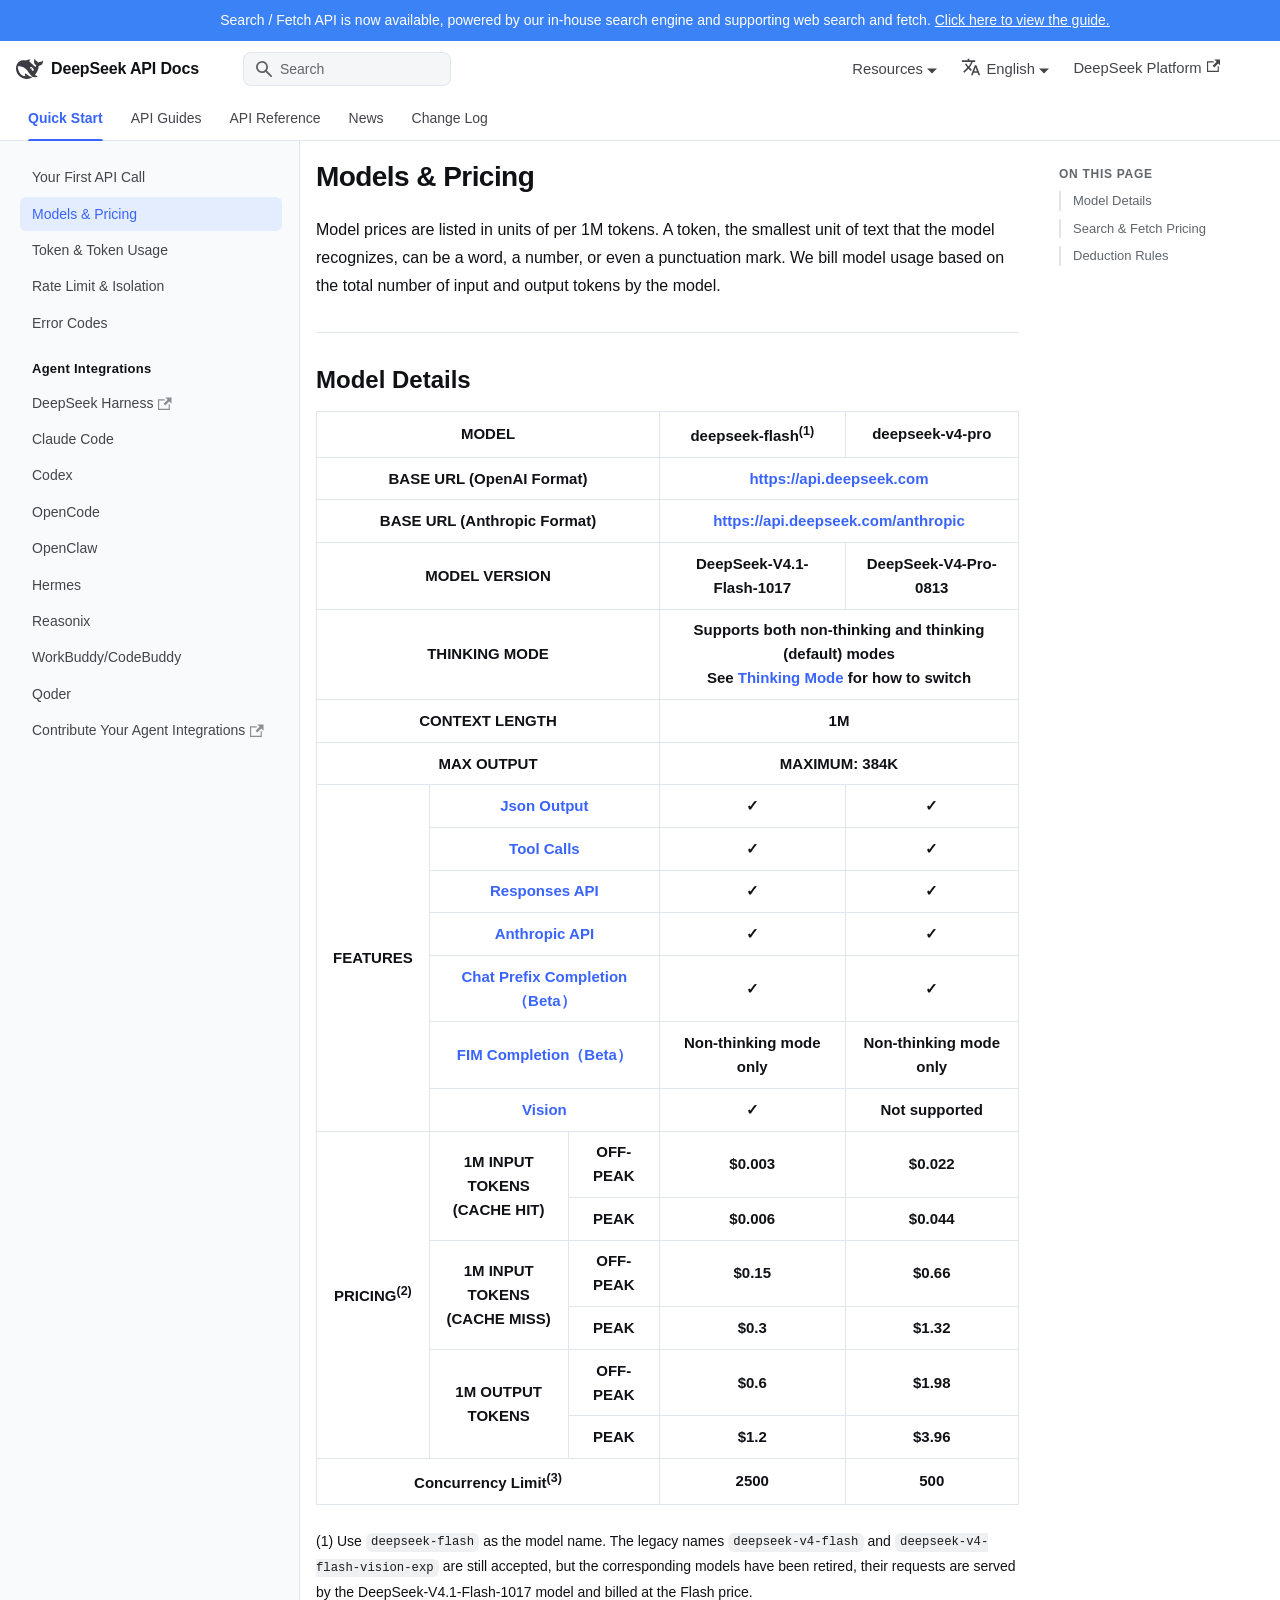
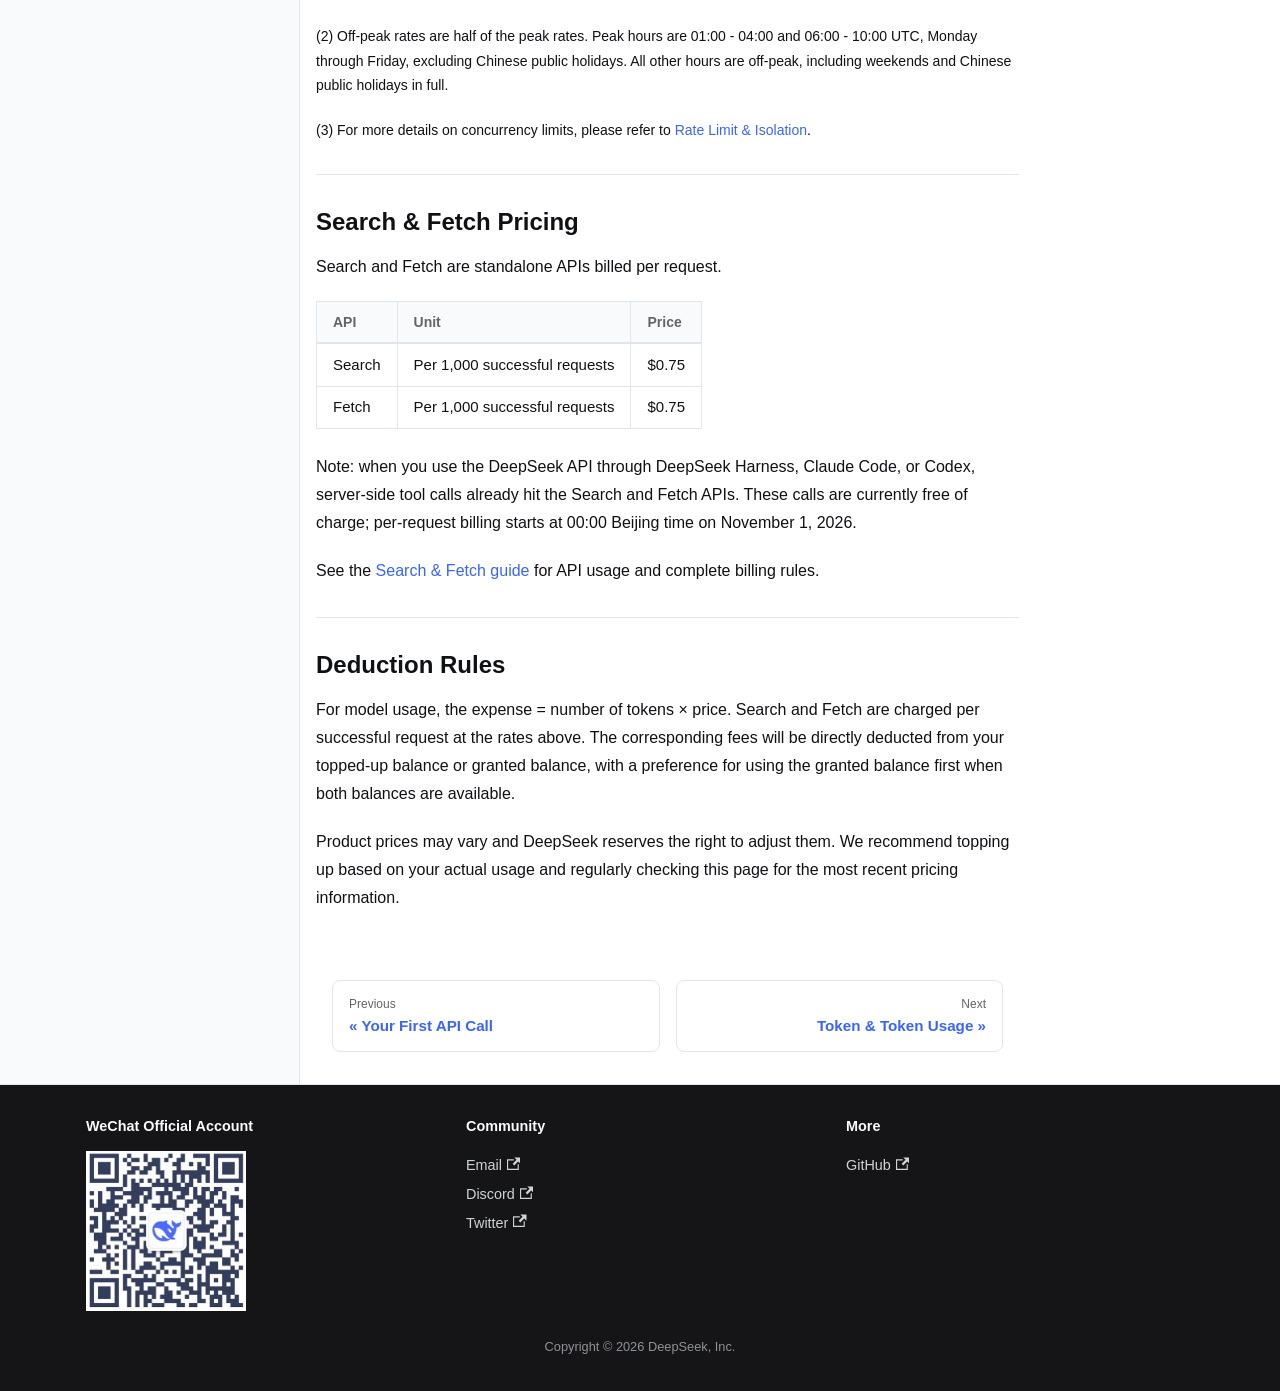
<file: data/deepseek/offline/2026-10-18T04-36-23.347Z.html>
<!doctype html>
<html lang="en" dir="ltr" class="docs-wrapper plugin-docs plugin-id-default docs-version-current docs-doc-page docs-doc-id-quick_start/pricing" data-has-hydrated="false" data-theme="light">
<head><meta http-equiv="Content-Security-Policy" content="default-src 'none'; style-src 'unsafe-inline' data:; img-src data:; font-src data:; media-src data:; form-action 'none'; base-uri 'none'"><style>button{display:none!important}html{color-scheme:light}</style>
<meta charset="UTF-8">
<meta name="generator" content="Docusaurus v3.1.0">
<title data-rh="true">Models &amp; Pricing | DeepSeek API Docs</title><meta data-rh="true" name="viewport" content="width=device-width,initial-scale=1"><meta data-rh="true" name="twitter:card" content="summary_large_image"><meta data-rh="true" property="og:image" content="https://api-docs.deepseek.com/img/deepseek-social-card.jpeg"><meta data-rh="true" name="twitter:image" content="https://api-docs.deepseek.com/img/deepseek-social-card.jpeg"><meta data-rh="true" property="og:url" content="https://api-docs.deepseek.com/quick_start/pricing"><meta data-rh="true" property="og:locale" content="en"><meta data-rh="true" property="og:locale:alternate" content="zh_cn"><meta data-rh="true" name="docusaurus_locale" content="en"><meta data-rh="true" name="docsearch:language" content="en"><meta data-rh="true" name="docusaurus_version" content="current"><meta data-rh="true" name="docusaurus_tag" content="docs-default-current"><meta data-rh="true" name="docsearch:version" content="current"><meta data-rh="true" name="docsearch:docusaurus_tag" content="docs-default-current"><meta data-rh="true" property="og:title" content="Models &amp; Pricing | DeepSeek API Docs"><meta data-rh="true" name="description" content="Model prices are listed in units of per 1M tokens. A token, the smallest unit of text that the model recognizes, can be a word, a number, or even a punctuation mark. We bill model usage based on the total number of input and output tokens by the model."><meta data-rh="true" property="og:description" content="Model prices are listed in units of per 1M tokens. A token, the smallest unit of text that the model recognizes, can be a word, a number, or even a punctuation mark. We bill model usage based on the total number of input and output tokens by the model."><link data-rh="true" rel="icon" href="[data-uri]"><link rel="stylesheet" href="[data-uri]">


<meta name="keywords" content="pricing"></head>
<body class="navigation-with-keyboard">
<div id="__docusaurus"><div role="region" aria-label="Skip to main content"><a class="skipToContent_xSgN" href="#__docusaurus_skipToContent_fallback">Skip to main content</a></div><div class="announcementBar_jD37" style="background-color:#3b82f6;color:#ffffff" role="banner"><div class="announcementBarPlaceholder_HsNm"></div><div class="content_nvwr announcementBarContent_MDye">Search / Fetch API is now available, powered by our in-house search engine and supporting web search and fetch. <a href="https://api-docs.deepseek.com/guides/search">Click here to view the guide.</a></div><button type="button" aria-label="Close" class="clean-btn close closeButton_axJ4 announcementBarClose_TgSE"><svg viewbox="0 0 15 15" width="14" height="14"><g stroke="currentColor" stroke-width="3.1"><path d="M.75.75l13.5 13.5M14.25.75L.75 14.25"></path></g></svg></button></div><nav aria-label="Main" class="navbar navbar--fixed-top"><div class="navbar__inner ds-navbar-row"><div class="navbar__items"><button aria-label="Toggle navigation bar" aria-expanded="false" class="navbar__toggle clean-btn" type="button"><svg width="30" height="30" viewbox="0 0 30 30" aria-hidden="true"><path stroke="currentColor" stroke-linecap="round" stroke-miterlimit="10" stroke-width="2" d="M4 7h22M4 15h22M4 23h22"></path></svg></button><a class="navbar__brand" href="https://api-docs.deepseek.com/"><div class="navbar__logo"><img src="[data-uri]" alt="DeepSeek API Docs Logo" class="themedComponent_EBr5 themedComponent--light_FDat" height="20" width="27"><img src="[data-uri]" alt="DeepSeek API Docs Logo" class="themedComponent_EBr5 themedComponent--dark_NU8c" height="20" width="27"></div><b class="navbar__title text--truncate">DeepSeek API Docs</b></a><div class="ds-navbar-search navbarSearchContainer_uDFu"><div class="navbar__search searchBarContainer_elP9" dir="ltr"><input placeholder="Search" aria-label="Search" class="navbar__search-input searchInput_PL9E"><div class="loadingRing_e0eg searchBarLoadingRing_gRG_"><div></div><div></div><div></div><div></div></div></div></div></div><div class="navbar__items navbar__items--right"><div class="navbar__item dropdown dropdown--hoverable dropdown--right"><a href="#" aria-haspopup="true" aria-expanded="false" role="button" class="navbar__link">Resources</a><ul class="dropdown__menu"><li><a href="https://github.com/deepseek-ai/awesome-deepseek-integration/tree/main" target="_blank" rel="noopener noreferrer" class="dropdown__link">Integrations<svg width="12" height="12" aria-hidden="true" viewbox="0 0 24 24" class="iconExternalLink_YH95"><path fill="currentColor" d="M21 13v10h-21v-19h12v2h-10v15h17v-8h2zm3-12h-10.988l4.035 4-6.977 7.07 2.828 2.828 6.977-7.07 4.125 4.172v-11z"></path></svg></a></li><li><a href="https://status.deepseek.com/" target="_blank" rel="noopener noreferrer" class="dropdown__link">API Status<svg width="12" height="12" aria-hidden="true" viewbox="0 0 24 24" class="iconExternalLink_YH95"><path fill="currentColor" d="M21 13v10h-21v-19h12v2h-10v15h17v-8h2zm3-12h-10.988l4.035 4-6.977 7.07 2.828 2.828 6.977-7.07 4.125 4.172v-11z"></path></svg></a></li><li><a href="https://static.deepseek.com/faq/index.html?lang=en#/category/4" target="_blank" rel="noopener noreferrer" class="dropdown__link">FAQ<svg width="12" height="12" aria-hidden="true" viewbox="0 0 24 24" class="iconExternalLink_YH95"><path fill="currentColor" d="M21 13v10h-21v-19h12v2h-10v15h17v-8h2zm3-12h-10.988l4.035 4-6.977 7.07 2.828 2.828 6.977-7.07 4.125 4.172v-11z"></path></svg></a></li></ul></div><div class="navbar__item dropdown dropdown--hoverable dropdown--right"><a href="#" aria-haspopup="true" aria-expanded="false" role="button" class="navbar__link"><svg viewbox="0 0 24 24" width="20" height="20" aria-hidden="true" class="iconLanguage_B6X1"><path fill="currentColor" d="M12.87 15.07l-2.54-2.51.03-.03c1.74-1.94 2.98-4.17 3.71-6.53H17V4h-7V2H8v2H1v1.99h11.17C11.5 7.92 10.44 9.75 9 11.35 8.07 10.32 7.3 9.19 6.69 8h-2c.73 1.63 1.73 3.17 2.98 4.56l-5.09 5.02L4 19l5-5 3.11 3.11.76-2.04zM18.5 10h-2L12 22h2l1.12-3h4.75L21 22h2l-4.5-12zm-2.62 7l1.62-4.33L19.12 17h-3.24z"></path></svg>English</a><ul class="dropdown__menu"><li><a href="https://api-docs.deepseek.com/quick_start/pricing" target="_self" rel="noopener noreferrer" class="dropdown__link dropdown__link--active" lang="en">English</a></li><li><a href="https://api-docs.deepseek.com/zh-cn/quick_start/pricing" target="_self" rel="noopener noreferrer" class="dropdown__link" lang="zh-cn">中文（中国）</a></li></ul></div><a href="https://platform.deepseek.com/" target="_blank" rel="noopener noreferrer" class="navbar__item navbar__link">DeepSeek Platform<svg width="13.5" height="13.5" aria-hidden="true" viewbox="0 0 24 24" class="iconExternalLink_YH95"><path fill="currentColor" d="M21 13v10h-21v-19h12v2h-10v15h17v-8h2zm3-12h-10.988l4.035 4-6.977 7.07 2.828 2.828 6.977-7.07 4.125 4.172v-11z"></path></svg></a><a href="https://api-docs.deepseek.com/zh-cn/quick_start/pricing" target="_self" rel="noopener noreferrer" class="clean-btn ds-locale-toggle" title="中文（中国）" aria-label="Switch to 中文（中国）"><svg viewbox="0 0 24 24" width="20" height="20" aria-hidden="true"><path fill="currentColor" d="M12.87 15.07l-2.54-2.51.03-.03c1.74-1.94 2.98-4.17 3.71-6.53H17V4h-7V2H8v2H1v1.99h11.17C11.5 7.92 10.44 9.75 9 11.35 8.07 10.32 7.3 9.19 6.69 8h-2c.73 1.63 1.73 3.17 2.98 4.56l-5.09 5.02L4 19l5-5 3.11 3.11.76-2.04zM18.5 10h-2L12 22h2l1.12-3h4.75L21 22h2l-4.5-12zm-2.62 7l1.62-4.33L19.12 17h-3.24z"></path></svg><span>中</span></a><div class="toggle_SQQt colorModeToggle_x44X"><button class="clean-btn toggleButton_Z4XR toggleButtonDisabled_lK4M" type="button" disabled="" title="Switch between dark and light mode (currently light mode)" aria-label="Switch between dark and light mode (currently light mode)" aria-live="polite"><svg viewbox="0 0 24 24" width="24" height="24" class="lightToggleIcon_JCQN"><path fill="currentColor" d="M12,9c1.65,0,3,1.35,3,3s-1.35,3-3,3s-3-1.35-3-3S10.35,9,12,9 M12,7c-2.76,0-5,2.24-5,5s2.24,5,5,5s5-2.24,5-5 S14.76,7,12,7L12,7z M2,13l2,0c0.55,0,1-0.45,1-1s-0.45-1-1-1l-2,0c-0.55,0-1,0.45-1,1S1.45,13,2,13z M20,13l2,0c0.55,0,1-0.45,1-1 s-0.45-1-1-1l-2,0c-0.55,0-1,0.45-1,1S19.45,13,20,13z M11,2v2c0,0.55,0.45,1,1,1s1-0.45,1-1V2c0-0.55-0.45-1-1-1S11,1.45,11,2z M11,20v2c0,0.55,0.45,1,1,1s1-0.45,1-1v-2c0-0.55-0.45-1-1-1C11.45,19,11,19.45,11,20z M5.99,4.58c-0.39-0.39-1.03-0.39-1.41,0 c-0.39,0.39-0.39,1.03,0,1.41l1.06,1.06c0.39,0.39,1.03,0.39,1.41,0s0.39-1.03,0-1.41L5.99,4.58z M18.36,16.95 c-0.39-0.39-1.03-0.39-1.41,0c-0.39,0.39-0.39,1.03,0,1.41l1.06,1.06c0.39,0.39,1.03,0.39,1.41,0c0.39-0.39,0.39-1.03,0-1.41 L18.36,16.95z M19.42,5.99c0.39-0.39,0.39-1.03,0-1.41c-0.39-0.39-1.03-0.39-1.41,0l-1.06,1.06c-0.39,0.39-0.39,1.03,0,1.41 s1.03,0.39,1.41,0L19.42,5.99z M7.05,18.36c0.39-0.39,0.39-1.03,0-1.41c-0.39-0.39-1.03-0.39-1.41,0l-1.06,1.06 c-0.39,0.39-0.39,1.03,0,1.41s1.03,0.39,1.41,0L7.05,18.36z"></path></svg><svg viewbox="0 0 24 24" width="24" height="24" class="darkToggleIcon_R3EN"><path fill="currentColor" d="M9.37,5.51C9.19,6.15,9.1,6.82,9.1,7.5c0,4.08,3.32,7.4,7.4,7.4c0.68,0,1.35-0.09,1.99-0.27C17.45,17.19,14.93,19,12,19 c-3.86,0-7-3.14-7-7C5,9.07,6.81,6.55,9.37,5.51z M12,3c-4.97,0-9,4.03-9,9s4.03,9,9,9s9-4.03,9-9c0-0.46-0.04-0.92-0.1-1.36 c-0.98,1.37-2.58,2.26-4.4,2.26c-2.98,0-5.4-2.42-5.4-5.4c0-1.81,0.89-3.42,2.26-4.4C12.92,3.04,12.46,3,12,3L12,3z"></path></svg></button></div></div></div><div class="navbar__inner ds-section-tabs"><div class="navbar__items"><a aria-current="page" class="navbar__item navbar__link ds-section-tab navbar__link--active" href="https://api-docs.deepseek.com/">Quick Start</a><a class="navbar__item navbar__link ds-section-tab" href="https://api-docs.deepseek.com/guides/vision">API Guides</a><a class="navbar__item navbar__link ds-section-tab" href="https://api-docs.deepseek.com/api/create-chat-completion">API Reference</a><a class="navbar__item navbar__link ds-section-tab" href="https://api-docs.deepseek.com/news/news261017">News</a><a class="navbar__item navbar__link ds-section-tab" href="https://api-docs.deepseek.com/updates">Change Log</a></div></div><div role="presentation" class="navbar-sidebar__backdrop"></div></nav><div id="__docusaurus_skipToContent_fallback" class="main-wrapper mainWrapper_O4_m"><div class="docsWrapper_mcSy"><button aria-label="Scroll back to top" class="clean-btn theme-back-to-top-button backToTopButton_XdUj" type="button"></button><div class="docRoot_Dr47"><aside class="theme-doc-sidebar-container docSidebarContainer_baRN"><div class="sidebarViewport_VhFV"><div class="sidebar_pcuX"><nav aria-label="Docs sidebar" class="menu thin-scrollbar menu_r8D2 menuWithAnnouncementBar_d3mA"><ul class="theme-doc-sidebar-menu menu__list"><li class="theme-doc-sidebar-item-link theme-doc-sidebar-item-link-level-1 menu__list-item"><a class="menu__link" href="https://api-docs.deepseek.com/">Your First API Call</a></li><li class="theme-doc-sidebar-item-link theme-doc-sidebar-item-link-level-1 menu__list-item"><a class="menu__link menu__link--active" aria-current="page" href="https://api-docs.deepseek.com/quick_start/pricing">Models &amp; Pricing</a></li><li class="theme-doc-sidebar-item-link theme-doc-sidebar-item-link-level-1 menu__list-item"><a class="menu__link" href="https://api-docs.deepseek.com/quick_start/token_usage">Token &amp; Token Usage</a></li><li class="theme-doc-sidebar-item-link theme-doc-sidebar-item-link-level-1 menu__list-item"><a class="menu__link" href="https://api-docs.deepseek.com/quick_start/rate_limit">Rate Limit &amp; Isolation</a></li><li class="theme-doc-sidebar-item-link theme-doc-sidebar-item-link-level-1 menu__list-item"><a class="menu__link" href="https://api-docs.deepseek.com/quick_start/error_codes">Error Codes</a></li><li class="theme-doc-sidebar-item-category theme-doc-sidebar-item-category-level-1 menu__list-item"><div class="menu__list-item-collapsible"><a class="menu__link">Agent Integrations</a></div><ul style="display:block;overflow:visible;height:auto" class="menu__list"><li class="theme-doc-sidebar-item-link theme-doc-sidebar-item-link-level-2 menu__list-item"><a href="https://deepseek-harness.github.io/deepseek-harness/en/guide/quickstart" target="_blank" rel="noopener noreferrer" class="menu__link menuExternalLink_kqFC" tabindex="0">DeepSeek Harness<svg width="13.5" height="13.5" aria-hidden="true" viewbox="0 0 24 24" class="iconExternalLink_YH95"><path fill="currentColor" d="M21 13v10h-21v-19h12v2h-10v15h17v-8h2zm3-12h-10.988l4.035 4-6.977 7.07 2.828 2.828 6.977-7.07 4.125 4.172v-11z"></path></svg></a></li><li class="theme-doc-sidebar-item-link theme-doc-sidebar-item-link-level-2 menu__list-item"><a class="menu__link" tabindex="0" href="https://api-docs.deepseek.com/quick_start/agent_integrations/claude_code">Claude Code</a></li><li class="theme-doc-sidebar-item-link theme-doc-sidebar-item-link-level-2 menu__list-item"><a class="menu__link" tabindex="0" href="https://api-docs.deepseek.com/quick_start/agent_integrations/codex">Codex</a></li><li class="theme-doc-sidebar-item-link theme-doc-sidebar-item-link-level-2 menu__list-item"><a class="menu__link" tabindex="0" href="https://api-docs.deepseek.com/quick_start/agent_integrations/opencode">OpenCode</a></li><li class="theme-doc-sidebar-item-link theme-doc-sidebar-item-link-level-2 menu__list-item"><a class="menu__link" tabindex="0" href="https://api-docs.deepseek.com/quick_start/agent_integrations/openclaw">OpenClaw</a></li><li class="theme-doc-sidebar-item-link theme-doc-sidebar-item-link-level-2 menu__list-item"><a class="menu__link" tabindex="0" href="https://api-docs.deepseek.com/quick_start/agent_integrations/hermes">Hermes</a></li><li class="theme-doc-sidebar-item-link theme-doc-sidebar-item-link-level-2 menu__list-item"><a class="menu__link" tabindex="0" href="https://api-docs.deepseek.com/quick_start/agent_integrations/reasonix">Reasonix</a></li><li class="theme-doc-sidebar-item-link theme-doc-sidebar-item-link-level-2 menu__list-item"><a class="menu__link" tabindex="0" href="https://api-docs.deepseek.com/quick_start/agent_integrations/workbuddy">WorkBuddy/CodeBuddy</a></li><li class="theme-doc-sidebar-item-link theme-doc-sidebar-item-link-level-2 menu__list-item"><a class="menu__link" tabindex="0" href="https://api-docs.deepseek.com/quick_start/agent_integrations/qoder">Qoder</a></li><li class="theme-doc-sidebar-item-link theme-doc-sidebar-item-link-level-2 menu__list-item"><a href="https://github.com/deepseek-ai/awesome-deepseek-agent/tree/main" target="_blank" rel="noopener noreferrer" class="menu__link menuExternalLink_kqFC" tabindex="0">Contribute Your Agent Integrations<svg width="13.5" height="13.5" aria-hidden="true" viewbox="0 0 24 24" class="iconExternalLink_YH95"><path fill="currentColor" d="M21 13v10h-21v-19h12v2h-10v15h17v-8h2zm3-12h-10.988l4.035 4-6.977 7.07 2.828 2.828 6.977-7.07 4.125 4.172v-11z"></path></svg></a></li></ul></li></ul></nav></div></div></aside><main class="docMainContainer_SNqp"><div class="container padding-top--md padding-bottom--lg"><div class="row"><div class="col docItemCol_GEdM"><div class="docItemContainer_OUCh"><article><nav class="theme-doc-breadcrumbs breadcrumbsContainer_gDTe" aria-label="Breadcrumbs"><ul class="breadcrumbs" itemscope="" itemtype="https://schema.org/BreadcrumbList"><li class="breadcrumbs__item"><a aria-label="Home page" class="breadcrumbs__link" href="https://api-docs.deepseek.com/"><svg viewbox="0 0 24 24" class="breadcrumbHomeIcon_fbmM"><path d="M10 19v-5h4v5c0 .55.45 1 1 1h3c.55 0 1-.45 1-1v-7h1.7c.46 0 .68-.57.33-.87L12.67 3.6c-.38-.34-.96-.34-1.34 0l-8.36 7.53c-.34.3-.13.87.33.87H5v7c0 .55.45 1 1 1h3c.55 0 1-.45 1-1z" fill="currentColor"></path></svg></a></li><li itemscope="" itemprop="itemListElement" itemtype="https://schema.org/ListItem" class="breadcrumbs__item breadcrumbs__item--active"><span class="breadcrumbs__link" itemprop="name">Models &amp; Pricing</span><meta itemprop="position" content="1"></li></ul></nav><div class="tocCollapsible_lKxX theme-doc-toc-mobile tocMobile_kO7c"><button type="button" class="clean-btn tocCollapsibleButton_KNXb">On this page</button></div><div class="theme-doc-markdown markdown"><div class="row"><div class="col col--12"><h1>Models &amp; Pricing</h1>
<p>Model prices are listed in units of per 1M tokens. A token, the smallest unit of text that the model recognizes, can be a word, a number, or even a punctuation mark. We bill model usage based on the total number of input and output tokens by the model.</p>
<hr>
<h2 class="anchor anchorWithStickyNavbar_YAqC" id="model-details">Model Details<a href="#model-details" class="hash-link" aria-label="Direct link to Model Details" title="Direct link to Model Details">​</a></h2>
<div style="font-size:14px"><b><table style="text-align:center"><tr><td colspan="3" style="text-align:center">MODEL</td><td>deepseek-flash<sup>(1)</sup></td><td>deepseek-v4-pro</td></tr><tr><td colspan="3">BASE URL (OpenAI Format)</td><td colspan="2"><a href="https://api.deepseek.com" target="_blank" rel="noopener noreferrer">https://api.deepseek.com</a></td></tr><tr><td colspan="3">BASE URL (Anthropic Format)</td><td colspan="2"><a href="https://api.deepseek.com/anthropic" target="_blank" rel="noopener noreferrer">https://api.deepseek.com/anthropic</a></td></tr><tr><td colspan="3" style="text-align:center">MODEL VERSION</td><td>DeepSeek-V4.1-Flash-1017</td><td>DeepSeek-V4-Pro-0813</td></tr><tr><td colspan="3">THINKING MODE</td><td colspan="2">Supports both non-thinking and thinking (default) modes<br>See <a href="https://api-docs.deepseek.com/guides/thinking_mode">Thinking Mode</a> for how to switch</td></tr><tr><td colspan="3">CONTEXT LENGTH</td><td colspan="2">1M</td></tr><tr><td colspan="3">MAX OUTPUT</td><td colspan="2">MAXIMUM: 384K</td></tr><tr><td rowspan="7">FEATURES</td><td colspan="2"><a href="https://api-docs.deepseek.com/guides/json_mode">Json Output</a></td><td>✓</td><td>✓</td></tr><tr><td colspan="2"><a href="https://api-docs.deepseek.com/guides/tool_calls">Tool Calls</a></td><td>✓</td><td>✓</td></tr><tr><td colspan="2"><a href="https://api-docs.deepseek.com/guides/responses_api">Responses API</a></td><td>✓</td><td>✓</td></tr><tr><td colspan="2"><a href="https://api-docs.deepseek.com/guides/anthropic_api">Anthropic API</a></td><td>✓</td><td>✓</td></tr><tr><td colspan="2"><a href="https://api-docs.deepseek.com/guides/chat_prefix_completion">Chat Prefix Completion（Beta）</a></td><td>✓</td><td>✓</td></tr><tr><td colspan="2"><a href="https://api-docs.deepseek.com/guides/fim_completion">FIM Completion（Beta）</a></td><td>Non-thinking mode only</td><td>Non-thinking mode only</td></tr><tr><td colspan="2"><a href="https://api-docs.deepseek.com/guides/vision">Vision</a></td><td>✓</td><td>Not supported</td></tr><tr><td rowspan="6">PRICING<sup>(2)</sup></td><td rowspan="2">1M INPUT TOKENS<br>(CACHE HIT)</td><td>OFF-PEAK</td><td>$0.003</td><td>$0.022</td></tr><tr><td>PEAK</td><td>$0.006</td><td>$0.044</td></tr><tr><td rowspan="2">1M INPUT TOKENS<br>(CACHE MISS)</td><td>OFF-PEAK</td><td>$0.15</td><td>$0.66</td></tr><tr><td>PEAK</td><td>$0.3</td><td>$1.32</td></tr><tr><td rowspan="2">1M OUTPUT TOKENS</td><td>OFF-PEAK</td><td>$0.6</td><td>$1.98</td></tr><tr><td>PEAK</td><td>$1.2</td><td>$3.96</td></tr><tr><td colspan="3">Concurrency Limit<sup>(3)</sup></td><td>2500</td><td>500</td></tr></table></b></div>
<div style="font-size:14px"><p>(1) Use <code>deepseek-flash</code> as the model name. The legacy names <code>deepseek-v4-flash</code> and <code>deepseek-v4-flash-vision-exp</code> are still accepted, but the corresponding models have been retired, their requests are served by the DeepSeek-V4.1-Flash-1017 model and billed at the Flash price.</p><p>(2) Off-peak rates are half of the peak rates. Peak hours are 01:00 - 04:00 and 06:00 - 10:00 UTC, Monday through Friday, excluding Chinese public holidays. All other hours are off-peak, including weekends and Chinese public holidays in full.</p><p>(3) For more details on concurrency limits, please refer to <a href="https://api-docs.deepseek.com/quick_start/rate_limit">Rate Limit &amp; Isolation</a>.</p></div>
<hr>
<h2 class="anchor anchorWithStickyNavbar_YAqC" id="search--fetch-pricing">Search &amp; Fetch Pricing<a href="#search--fetch-pricing" class="hash-link" aria-label="Direct link to Search &amp; Fetch Pricing" title="Direct link to Search &amp; Fetch Pricing">​</a></h2>
<p>Search and Fetch are standalone APIs billed per request.</p>
<table><thead><tr><th>API</th><th>Unit</th><th>Price</th></tr></thead><tbody><tr><td>Search</td><td>Per 1,000 successful requests</td><td>$0.75</td></tr><tr><td>Fetch</td><td>Per 1,000 successful requests</td><td>$0.75</td></tr></tbody></table>
<p>Note: when you use the DeepSeek API through DeepSeek Harness, Claude Code, or Codex, server-side tool calls already hit the Search and Fetch APIs. These calls are currently free of charge; per-request billing starts at 00:00 Beijing time on November 1, 2026.</p>
<p>See the <a href="https://api-docs.deepseek.com/guides/search">Search &amp; Fetch guide</a> for API usage and complete billing rules.</p>
<hr>
<h2 class="anchor anchorWithStickyNavbar_YAqC" id="deduction-rules">Deduction Rules<a href="#deduction-rules" class="hash-link" aria-label="Direct link to Deduction Rules" title="Direct link to Deduction Rules">​</a></h2>
<p>For model usage, the expense = number of tokens × price. Search and Fetch are charged per successful request at the rates above.
The corresponding fees will be directly deducted from your topped-up balance or granted balance, with a preference for using the granted balance first when both balances are available.</p>
<p>Product prices may vary and DeepSeek reserves the right to adjust them. We recommend topping up based on your actual usage and regularly checking this page for the most recent pricing information.</p></div></div></div><div class="col col--12"></div></article><div class="col col--12"><nav class="pagination-nav docusaurus-mt-lg" aria-label="Docs pages"><a class="pagination-nav__link pagination-nav__link--prev" href="https://api-docs.deepseek.com/"><div class="pagination-nav__sublabel">Previous</div><div class="pagination-nav__label">Your First API Call</div></a><a class="pagination-nav__link pagination-nav__link--next" href="https://api-docs.deepseek.com/quick_start/token_usage"><div class="pagination-nav__sublabel">Next</div><div class="pagination-nav__label">Token &amp; Token Usage</div></a></nav></div></div></div><div class="col col--3"><div class="tableOfContents_QFHP thin-scrollbar theme-doc-toc-desktop"><ul class="table-of-contents table-of-contents__left-border"><li><a href="#model-details" class="table-of-contents__link toc-highlight">Model Details</a></li><li><a href="#search--fetch-pricing" class="table-of-contents__link toc-highlight">Search &amp; Fetch Pricing</a></li><li><a href="#deduction-rules" class="table-of-contents__link toc-highlight">Deduction Rules</a></li></ul></div></div></div></div></main></div></div></div><footer class="footer footer--dark"><div class="container container-fluid"><div class="row footer__links"><div class="col footer__col"><div class="footer__title">WeChat Official Account</div><ul class="footer__items clean-list"><li class="footer__item">
              <img src="[data-uri]" alt="WeChat QRcode" width="160px">
              </li></ul></div><div class="col footer__col"><div class="footer__title">Community</div><ul class="footer__items clean-list"><li class="footer__item"><a href="mailto:api-service@deepseek.com" target="_blank" rel="noopener noreferrer" class="footer__link-item">Email<svg width="13.5" height="13.5" aria-hidden="true" viewbox="0 0 24 24" class="iconExternalLink_YH95"><path fill="currentColor" d="M21 13v10h-21v-19h12v2h-10v15h17v-8h2zm3-12h-10.988l4.035 4-6.977 7.07 2.828 2.828 6.977-7.07 4.125 4.172v-11z"></path></svg></a></li><li class="footer__item"><a href="https://discord.gg/Tc7c45Zzu5" target="_blank" rel="noopener noreferrer" class="footer__link-item">Discord<svg width="13.5" height="13.5" aria-hidden="true" viewbox="0 0 24 24" class="iconExternalLink_YH95"><path fill="currentColor" d="M21 13v10h-21v-19h12v2h-10v15h17v-8h2zm3-12h-10.988l4.035 4-6.977 7.07 2.828 2.828 6.977-7.07 4.125 4.172v-11z"></path></svg></a></li><li class="footer__item"><a href="https://twitter.com/deepseek_ai" target="_blank" rel="noopener noreferrer" class="footer__link-item">Twitter<svg width="13.5" height="13.5" aria-hidden="true" viewbox="0 0 24 24" class="iconExternalLink_YH95"><path fill="currentColor" d="M21 13v10h-21v-19h12v2h-10v15h17v-8h2zm3-12h-10.988l4.035 4-6.977 7.07 2.828 2.828 6.977-7.07 4.125 4.172v-11z"></path></svg></a></li></ul></div><div class="col footer__col"><div class="footer__title">More</div><ul class="footer__items clean-list"><li class="footer__item"><a href="https://github.com/deepseek-ai" target="_blank" rel="noopener noreferrer" class="footer__link-item">GitHub<svg width="13.5" height="13.5" aria-hidden="true" viewbox="0 0 24 24" class="iconExternalLink_YH95"><path fill="currentColor" d="M21 13v10h-21v-19h12v2h-10v15h17v-8h2zm3-12h-10.988l4.035 4-6.977 7.07 2.828 2.828 6.977-7.07 4.125 4.172v-11z"></path></svg></a></li></ul></div></div><div class="footer__bottom text--center"><div class="footer__copyright">Copyright © 2026 DeepSeek, Inc.</div></div></div></footer></div>
</body>
</html>
</file>
<file: styles.css>
:root{font-family:"DM Sans","Noto Sans SC",-apple-system,BlinkMacSystemFont,"Segoe UI",sans-serif;color:#20252d;background:#f6f7f9;font-synthesis:none;text-rendering:optimizeLegibility;--muted:#777f8b;--line:#e7e9ed;--green:#16845b;--green-pale:#e8f5ef;--surface:#fff;--mono:"DM Mono",ui-monospace,SFMono-Regular,Menlo,monospace}
*{box-sizing:border-box}body{margin:0;min-width:320px}.shell{width:100%;max-width:none;margin:0 auto;padding:0 28px 44px}.topbar{height:72px;display:flex;align-items:center;justify-content:space-between;border-bottom:1px solid var(--line)}a{color:inherit}.brand{display:flex;align-items:center;gap:10px;text-decoration:none;font-size:14px;font-weight:700;letter-spacing:-.02em}.brand-mark{display:grid;place-items:center;width:27px;height:27px;border-radius:9px;background:#19231f;color:#c8f4df;font-size:16px;font-weight:600}.source-link,footer a{color:#626c78;text-decoration:none;font-size:12px}.source-link:hover,footer a:hover{color:var(--green)}.intro{padding:48px 0 26px}.eyebrow{display:flex;align-items:center;gap:8px;color:#68736e;font:500 10px var(--mono);letter-spacing:.11em}.live-dot{width:7px;height:7px;background:#26a56d;border-radius:50%;box-shadow:0 0 0 3px #e0f2e9}.intro h1{font-size:34px;letter-spacing:-.045em;margin:13px 0 8px;font-weight:650}.intro p,.panel-heading p{color:var(--muted);font-size:13px;margin:0}.summary{display:grid;grid-template-columns:repeat(3,1fr);gap:14px;margin-bottom:24px}.summary-card{background:var(--surface);border:1px solid var(--line);border-radius:12px;padding:17px 19px;display:grid;grid-template-columns:1fr auto;grid-template-rows:auto auto;gap:8px}.summary-card span{color:var(--muted);font-size:12px}.summary-card strong{grid-column:2;grid-row:1/3;font:500 23px var(--mono);align-self:center;letter-spacing:-.06em}.summary-card small{font-size:10px;color:#a0a6ae}.workspace{background:var(--surface);border:1px solid var(--line);border-radius:14px;overflow:hidden}.toolbar{padding:17px 19px;border-bottom:1px solid var(--line);display:flex;align-items:center;justify-content:space-between;gap:18px}.view-switch{background:#f1f3f4;padding:3px;border-radius:8px;display:flex;flex:none}.view-button{border:0;background:transparent;border-radius:6px;padding:7px 11px;font:500 12px inherit;color:#737b85;cursor:pointer}.view-button.active{background:#fff;color:#242a31;box-shadow:0 1px 3px #18202a18}.filters{display:flex;align-items:center;gap:9px}.filters label,.metric-select{display:grid;gap:4px;font-size:10px;color:#838a94}.filters select,.filters input,.metric-select select{height:31px;border:1px solid #e3e6e9;border-radius:6px;background:#fff;color:#333a43;padding:0 9px;font:500 11px inherit;min-width:100px;outline-color:#86caaa}.filters input{min-width:124px}.view-panel{padding:20px 19px 10px}.view-panel[hidden]{display:none}.panel-heading{display:flex;align-items:center;justify-content:space-between;margin:0 0 17px}.panel-heading h2{font-size:15px;margin:0 0 5px;letter-spacing:-.02em}.panel-heading p{font-size:11px}.count-pill{font:11px var(--mono);color:#66706b;background:#f2f5f3;border-radius:20px;padding:6px 9px}.table-wrap{overflow:auto;max-height:590px}table{width:100%;border-collapse:collapse;min-width:960px}th{text-align:left;color:#8a919a;font-weight:500;font-size:10px;letter-spacing:.025em;padding:0 11px 11px;border-bottom:1px solid var(--line);position:sticky;top:0;background:#fff}td{padding:12px 11px;border-bottom:1px solid #f0f1f3;font-size:11px;vertical-align:top}tbody tr:hover{background:#fbfcfb}.unit-note{font-weight:400;color:#adb2b9;margin-left:6px}.date-cell{font:11px var(--mono);color:#79818a;white-space:nowrap}.model-name{font:500 11px var(--mono);color:#28322d;white-space:nowrap}.mode-badge{display:inline-flex;align-items:center;border-radius:5px;padding:4px 7px;font-size:10px;font-weight:600;white-space:nowrap}.mode-standard{background:#edf2f8;color:#506b88}.mode-batch{background:var(--green-pale);color:#287651}.price-values{display:flex;flex-wrap:wrap;gap:5px;max-width:590px}.price-chip{display:inline-flex;gap:6px;align-items:center;border:1px solid #edf0f1;border-radius:5px;padding:4px 6px;background:#fcfcfc;font:10px var(--mono);color:#4d565f;white-space:nowrap}.price-chip b{font-family:"DM Sans","Noto Sans SC",sans-serif;font-weight:500;color:#939aa2}.empty{text-align:center;color:#858d97;padding:38px 10px!important;font-size:12px}.chart-heading{align-items:flex-end}.metric-select{font-size:10px}.metric-select select{min-width:190px}.chart-wrap{width:100%;height:350px;position:relative}.chart-wrap canvas{width:100%;height:100%;display:block}.legend{display:flex;justify-content:center;gap:16px;flex-wrap:wrap;padding:12px 0 20px}.legend-item{display:flex;align-items:center;gap:7px;color:#68717c;font-size:10px}.legend-swatch{width:16px;height:3px;border-radius:3px}.chart-empty{padding:28px 10px!important}footer{display:flex;justify-content:space-between;gap:20px;color:#9299a2;font-size:10px;padding:17px 2px}footer span:first-child{font-family:var(--mono)}
@media(max-width:900px){.shell{padding-left:20px;padding-right:20px}.toolbar{align-items:flex-start;flex-direction:column}.filters{width:100%;flex-wrap:wrap}.filters label{flex:1;min-width:125px}.filters select,.filters input{width:100%}.chart-wrap{height:300px}}
@media(max-width:560px){.shell{padding:0 14px 28px}.topbar{height:60px}.intro{padding:34px 0 22px}.intro h1{font-size:29px}.summary{gap:7px}.summary-card{padding:12px 10px;gap:6px}.summary-card span{font-size:10px}.summary-card strong{font-size:17px}.summary-card small{font-size:9px}.view-panel{padding:16px 12px 8px}.toolbar{padding:13px 12px}.filters{gap:7px}.filters label{min-width:calc(50% - 7px)}.chart-heading{align-items:flex-start;gap:12px;flex-direction:column}.metric-select,.metric-select select{width:100%}.chart-wrap{height:260px}footer{flex-direction:column;gap:7px}}
.model-filter{display:grid;gap:4px;flex:1;min-width:145px}.model-filter label{font-size:10px;color:#838a94}.model-picker{position:relative;width:100%}.model-picker input{width:100%;height:31px;border:1px solid #e3e6e9;border-radius:6px;background:#fff;color:#333a43;padding:0 9px;font:500 11px inherit;min-width:0;outline-color:#86caaa}.model-options{position:absolute;z-index:30;top:calc(100% + 8px);left:50%;transform:translateX(-50%);width:min(390px,calc(100vw - 36px));max-height:min(320px,50vh);overflow:auto;padding:7px;background:#f8fcfc;border:1px solid #e5eded;border-radius:13px;box-shadow:0 12px 28px #14252220}.model-options[hidden]{display:none}.model-option{display:block;width:100%;min-height:42px;padding:10px 14px;border:0;border-radius:8px;background:transparent;color:#202a2e;text-align:left;font:600 12px inherit;cursor:pointer}.model-option:hover,.model-option.highlighted{background:#e9f3f1}.model-option[aria-selected="true"]{color:var(--green)}.model-options-empty{padding:14px;color:var(--muted);font-size:12px;text-align:center}.panel-actions{display:flex;align-items:center;gap:8px}.export-status{font-size:10px;color:#68736e;white-space:nowrap}.export-button{height:30px;border:1px solid #126b4b;border-radius:7px;background:var(--green);color:#fff;padding:0 10px;font:600 11px inherit;cursor:pointer;box-shadow:0 2px 5px #16845b24;transition:background .15s,border-color .15s,transform .15s}.export-button:hover{background:#106b49;border-color:#0d603f;transform:translateY(-1px)}.export-button:focus-visible{outline:3px solid #a8dfc3;outline-offset:2px}.export-button span{font-size:13px;vertical-align:-1px;margin-right:2px}
table{min-width:960px}.archive-link{color:var(--green);font-size:10px;text-decoration:none;white-space:nowrap}.archive-link:hover{text-decoration:underline}
[hidden]{display:none!important}.provider-nav{display:flex;gap:8px;flex-wrap:wrap;padding-top:18px}.provider-nav a{padding:8px 14px;border-radius:8px;text-decoration:none;color:#6c7580;font-size:12px;font-weight:600}.provider-nav a:hover{background:#eef1f2}.provider-nav a[aria-current="page"]{background:var(--green-pale);color:var(--green)}.mode-other{background:#f1edf8;color:#72608d}.provider-price-values{max-width:none;gap:5px}.provider-price-values .price-chip{white-space:normal;align-items:baseline;line-height:1.5}.provider-price-values .price-chip b{flex:none}.provider-price-values .price-chip span{overflow-wrap:anywhere}body[data-provider] td:nth-child(4){width:60%}.model-option{font-family:inherit;font-size:12px;font-weight:600}.export-button{font-family:inherit;font-size:11px;font-weight:600}

.price-help{display:inline-flex;align-items:center;justify-content:center;width:15px;height:15px;margin-left:3px;padding:0;border:1px solid #c6cdd2;border-radius:50%;background:#fff;color:#849099;font:600 10px sans-serif;cursor:help;vertical-align:middle}.price-help:hover,.price-help:focus-visible{border-color:var(--green);color:var(--green)}.price-help-popover{position:fixed;z-index:100;width:min(450px,calc(100vw - 24px));max-height:min(420px,calc(100vh - 24px));overflow:auto;padding:13px 15px;border:1px solid #dce7e1;border-radius:9px;background:#fff;color:#54615b;box-shadow:0 8px 25px #14252224;font:11px/1.8 sans-serif;white-space:pre-line;overflow-wrap:anywhere}.price-details{display:block;width:max-content;border:0;padding:2px 0 0;background:transparent;color:var(--green);font-family:inherit;font-size:9px;font-weight:500;line-height:1.3;cursor:pointer}body[data-provider="gemini"] .price-chip{max-width:360px}body[data-provider="gemini"] .price-chip span{white-space:normal}

table th:last-child,table td.archive-cell{width:170px;min-width:170px;white-space:nowrap}.archive-cell .archive-link{display:inline-block;padding:5px 8px;border:1px solid #cde4d8;border-radius:5px;background:#f2faf5;font-size:11px;line-height:1.4}.archive-cell .archive-link+.archive-link{margin-left:8px}
</file>
